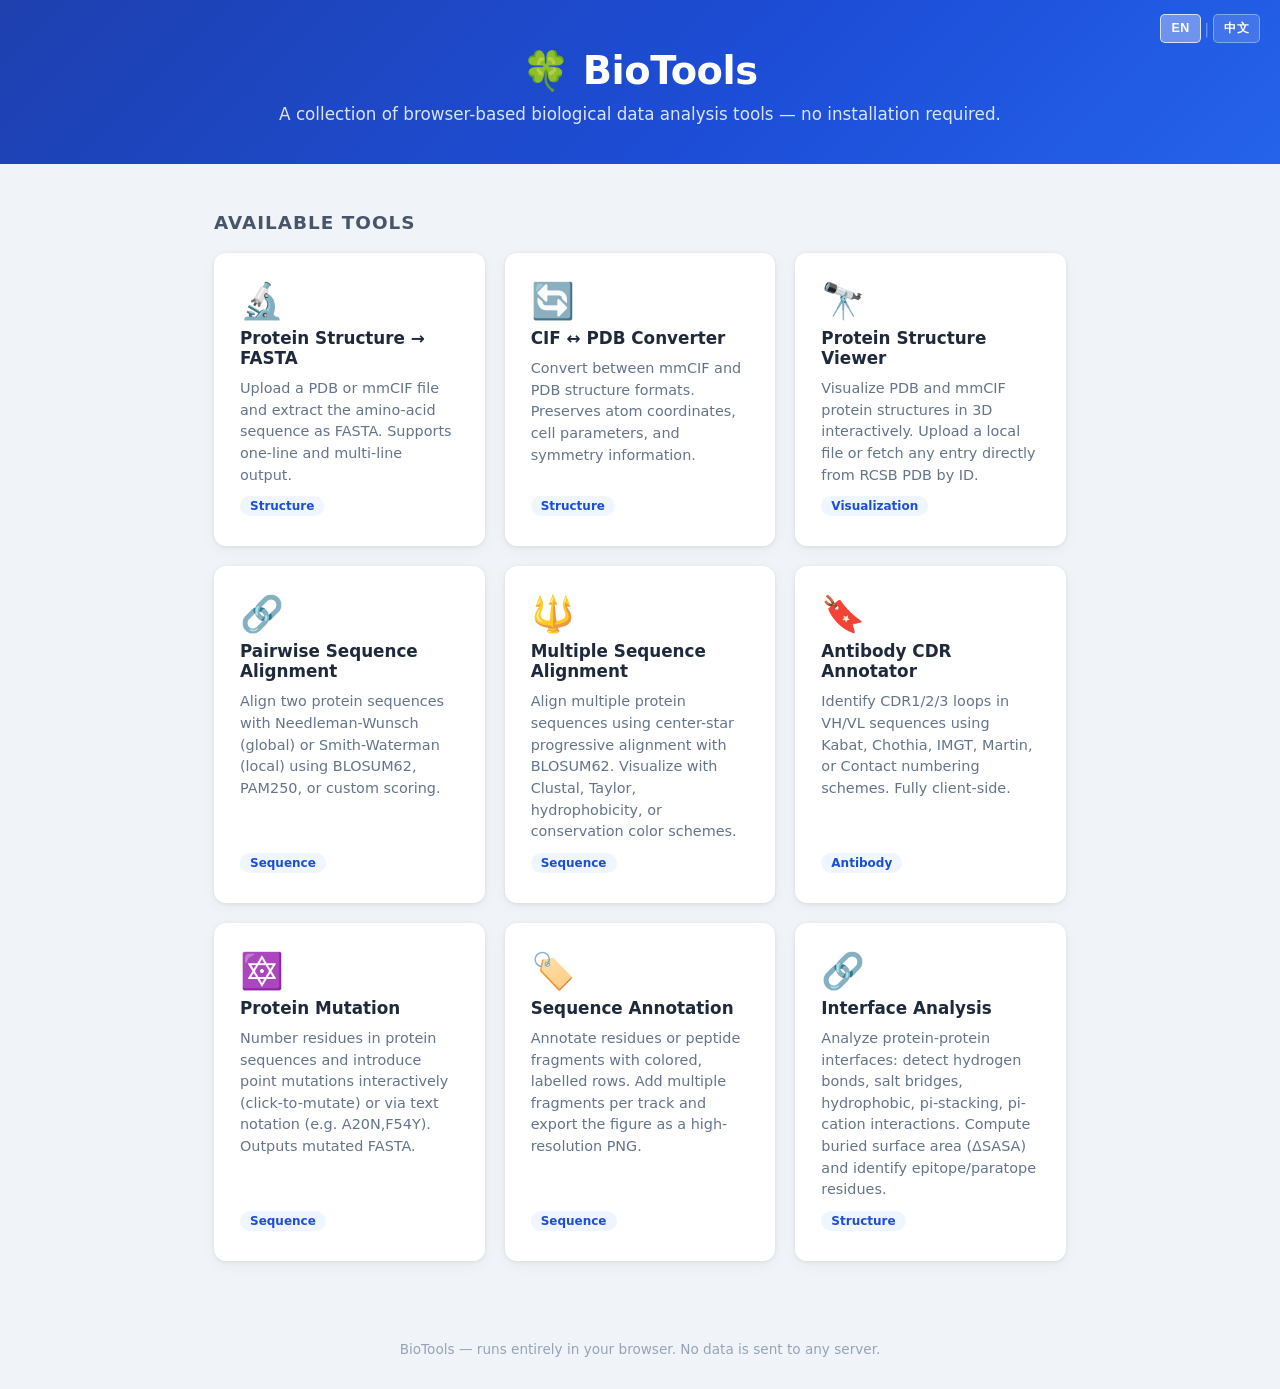
<file: index.html>
<!DOCTYPE html>
<html lang="en">
<head>
  <meta charset="UTF-8" />
  <meta name="viewport" content="width=device-width, initial-scale=1.0" />
  <title data-i18n="page.index">BioTools — Biological Data Analysis Tools</title>
  <style>
    *, *::before, *::after { box-sizing: border-box; margin: 0; padding: 0; }

    body {
      font-family: 'Segoe UI', system-ui, -apple-system, sans-serif;
      background: #f0f4f8;
      color: #1e293b;
      min-height: 100vh;
    }

    header {
      background: linear-gradient(135deg, #1e40af 0%, #1d4ed8 60%, #2563eb 100%);
      color: #fff;
      padding: 48px 24px 40px;
      text-align: center;
    }
    header h1 {
      font-size: 2.4rem;
      font-weight: 700;
      letter-spacing: -0.5px;
    }
    header p {
      margin-top: 10px;
      font-size: 1.05rem;
      opacity: 0.85;
    }

    main {
      max-width: 900px;
      margin: 48px auto;
      padding: 0 24px;
    }

    .section-title {
      font-size: 1.15rem;
      font-weight: 600;
      color: #475569;
      text-transform: uppercase;
      letter-spacing: 1px;
      margin-bottom: 20px;
    }

    .tools-grid {
      display: grid;
      grid-template-columns: repeat(auto-fill, minmax(260px, 1fr));
      gap: 20px;
    }

    .tool-card {
      background: #fff;
      border-radius: 12px;
      padding: 28px 24px;
      box-shadow: 0 1px 4px rgba(0,0,0,.08), 0 4px 16px rgba(0,0,0,.04);
      text-decoration: none;
      color: inherit;
      display: flex;
      flex-direction: column;
      gap: 10px;
      border: 2px solid transparent;
      transition: border-color 0.2s, box-shadow 0.2s, transform 0.15s;
    }
    .tool-card:hover {
      border-color: #2563eb;
      box-shadow: 0 4px 20px rgba(37,99,235,.15);
      transform: translateY(-2px);
    }

    .tool-icon {
      font-size: 2.2rem;
      line-height: 1;
    }

    .tool-card h2 {
      font-size: 1.05rem;
      font-weight: 600;
      color: #1e293b;
    }

    .tool-card p {
      font-size: 0.9rem;
      color: #64748b;
      line-height: 1.5;
    }

    .tool-tag {
      display: inline-block;
      background: #eff6ff;
      color: #1d4ed8;
      font-size: 0.75rem;
      font-weight: 600;
      padding: 3px 10px;
      border-radius: 999px;
      margin-top: auto;
      align-self: flex-start;
    }

    footer {
      text-align: center;
      padding: 32px 16px;
      color: #94a3b8;
      font-size: 0.85rem;
    }
  </style>
</head>
<body>

  <header>
    <h1>🍀 BioTools</h1>
    <p data-i18n="index.subtitle">A collection of browser-based biological data analysis tools — no installation required.</p>
  </header>

  <main>
    <p class="section-title" data-i18n="index.section">Available Tools</p>
    <div class="tools-grid">

      <a class="tool-card" href="protein-to-fasta/index.html">
        <div class="tool-icon">🔬</div>
        <h2 data-i18n="card.p2f.name">Protein Structure → FASTA</h2>
        <p data-i18n="card.p2f.desc">Upload a PDB or mmCIF file and extract the amino-acid sequence as FASTA. Supports one-line and multi-line output.</p>
        <span class="tool-tag" data-i18n="card.p2f.tag">Structure</span>
      </a>

      <a class="tool-card" href="cif-pdb-converter/index.html">
        <div class="tool-icon">🔄</div>
        <h2 data-i18n="card.cifpdb.name">CIF ↔ PDB Converter</h2>
        <p data-i18n="card.cifpdb.desc">Convert between mmCIF and PDB structure formats. Preserves atom coordinates, cell parameters, and symmetry information.</p>
        <span class="tool-tag" data-i18n="card.cifpdb.tag">Structure</span>
      </a>

      <a class="tool-card" href="protein-viewer/index.html">
        <div class="tool-icon">🔭</div>
        <h2 data-i18n="card.viewer.name">Protein Structure Viewer</h2>
        <p data-i18n="card.viewer.desc">Visualize PDB and mmCIF protein structures in 3D interactively. Upload a local file or fetch any entry directly from RCSB PDB by ID.</p>
        <span class="tool-tag" data-i18n="card.viewer.tag">Visualization</span>
      </a>

      <a class="tool-card" href="sequence-alignment/index.html">
        <div class="tool-icon">🔗</div>
        <h2 data-i18n="card.align.name">Pairwise Sequence Alignment</h2>
        <p data-i18n="card.align.desc">Align two protein sequences with Needleman-Wunsch (global) or Smith-Waterman (local) using BLOSUM62, PAM250, or custom scoring.</p>
        <span class="tool-tag" data-i18n="card.align.tag">Sequence</span>
      </a>

      <a class="tool-card" href="msa-viewer/index.html">
        <div class="tool-icon">🔱</div>
        <h2 data-i18n="card.msa.name">Multiple Sequence Alignment</h2>
        <p data-i18n="card.msa.desc">Align multiple protein sequences using center-star progressive alignment with BLOSUM62. Visualize with Clustal, Taylor, hydrophobicity, or conservation color schemes.</p>
        <span class="tool-tag" data-i18n="card.msa.tag">Sequence</span>
      </a>

      <a class="tool-card" href="antibody-cdr/index.html">
        <div class="tool-icon">🔖</div>
        <h2 data-i18n="card.cdr.name">Antibody CDR Annotator</h2>
        <p data-i18n="card.cdr.desc">Identify CDR1/2/3 loops in VH/VL sequences using Kabat, Chothia, IMGT, Martin, or Contact numbering schemes. Fully client-side.</p>
        <span class="tool-tag" data-i18n="card.cdr.tag">Antibody</span>
      </a>

      <a class="tool-card" href="protein-mutation/index.html">
        <div class="tool-icon">🔯</div>
        <h2 data-i18n="card.mut.name">Protein Mutation</h2>
        <p data-i18n="card.mut.desc">Number residues in protein sequences and introduce point mutations interactively (click-to-mutate) or via text notation (e.g. A20N,F54Y). Outputs mutated FASTA.</p>
        <span class="tool-tag" data-i18n="card.mut.tag">Sequence</span>
      </a>

      <a class="tool-card" href="sequence-annotation/index.html">
        <div class="tool-icon">🏷️</div>
        <h2 data-i18n="card.anno.name">Sequence Annotation</h2>
        <p data-i18n="card.anno.desc">Annotate residues or peptide fragments with colored, labelled rows. Add multiple fragments per track and export the figure as a high-resolution PNG.</p>
        <span class="tool-tag" data-i18n="card.anno.tag">Sequence</span>
      </a>

      <a class="tool-card" href="interface-analysis/index.html">
        <div class="tool-icon">🔗</div>
        <h2 data-i18n="card.iface.name">Interface Analysis</h2>
        <p data-i18n="card.iface.desc">Analyze protein-protein interfaces: detect hydrogen bonds, salt bridges, hydrophobic, pi-stacking, pi-cation interactions. Compute buried surface area (ΔSASA) and identify epitope/paratope residues.</p>
        <span class="tool-tag" data-i18n="card.iface.tag">Structure</span>
      </a>

    </div>
  </main>

  <footer data-i18n="index.footer">BioTools — runs entirely in your browser. No data is sent to any server.</footer>

  <script src="i18n.js"></script>
</body>
</html>
</file>
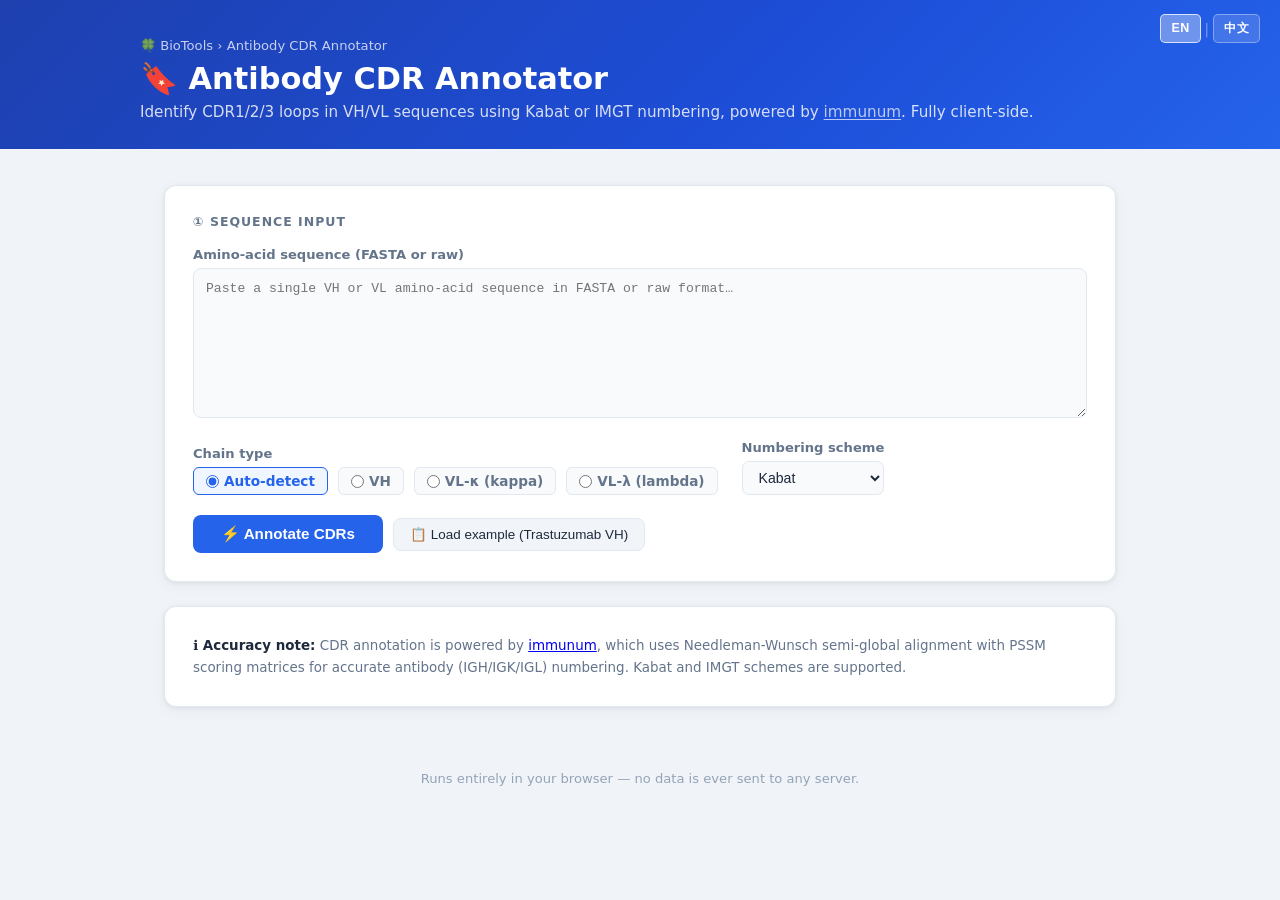
<file: antibody-cdr/index.html>
<!DOCTYPE html>
<html lang="en">
<head>
  <meta charset="UTF-8" />
  <meta name="viewport" content="width=device-width, initial-scale=1.0" />
  <title data-i18n="page.cdr">Antibody CDR Annotator | BioTools</title>
  <script src="immunum-browser.js"></script>
  <link rel="stylesheet" href="cdr.css">
</head>
<body>

<header>
  <div class="header-inner">
    <p class="breadcrumb"><a href="../index.html">🍀 BioTools</a> › <span data-i18n="nav.cdr">Antibody CDR Annotator</span></p>
    <h1 data-i18n="cdr.h1">🔖 Antibody CDR Annotator</h1>
    <p data-i18n="cdr.subtitle">Identify CDR1/2/3 loops in VH/VL sequences using Kabat or IMGT numbering, powered by <a href="https://immunum.enpicom.com" target="_blank" rel="noopener" class="header-link">immunum</a>. Fully client-side.</p>
  </div>
</header>

<main>

  <!-- ① Input -->
  <div class="card">
    <p class="card-title" data-i18n="cdr.step1">① Sequence Input</p>
    <label class="field-label" for="seq-input" data-i18n="cdr.seq-label">Amino-acid sequence (FASTA or raw)</label>
    <textarea id="seq-input" spellcheck="false"
      data-i18n-placeholder="cdr.seq-ph"
      placeholder="Paste a single VH or VL amino-acid sequence in FASTA or raw format…"></textarea>

    <div class="options-row">
      <div class="opt-group">
        <label data-i18n="cdr.chain">Chain type</label>
        <div class="radio-row">
          <label><input type="radio" name="chain" value="auto" checked /> <span data-i18n="cdr.auto">Auto-detect</span></label>
          <label><input type="radio" name="chain" value="VH" /> VH</label>
          <label><input type="radio" name="chain" value="VK" /> VL-κ (kappa)</label>
          <label><input type="radio" name="chain" value="VL" /> VL-λ (lambda)</label>
        </div>
      </div>
      <div class="opt-group">
        <label for="scheme-select" data-i18n="cdr.scheme">Numbering scheme</label>
        <select id="scheme-select" class="scheme-select">
          <option value="Kabat">Kabat</option>
          <option value="IMGT">IMGT</option>
        </select>
      </div>
    </div>

    <div class="btn-row">
      <button id="run-btn" onclick="runAnnotation()" disabled>⏳ Loading…</button>
      <button class="btn-secondary" onclick="loadExample()" data-i18n="cdr.load-ex">📋 Load example (Trastuzumab VH)</button>
    </div>
  </div>

  <!-- Error -->
  <div id="error-box"></div>

  <!-- ② Results -->
  <div class="card" id="results-section">
    <div class="results-header">
      <p class="card-title" data-i18n="cdr.step2">② Annotation Results</p>
      <div class="action-btns">
        <button class="action-btn copy" onclick="copyFASTA()" data-i18n="cdr.copy-fasta">⧉ Copy CDRs (FASTA)</button>
        <button class="action-btn download" onclick="downloadTSV()" data-i18n="cdr.dl-tsv">⬇ Download TSV</button>
      </div>
    </div>

    <div id="warning-area"></div>
    <div class="info-bar" id="info-bar"></div>

    <div class="legend">
      <span class="legend-item"><span class="legend-swatch" style="background:var(--cdr1-bg);border-color:var(--cdr1-bd)"></span>CDR1</span>
      <span class="legend-item"><span class="legend-swatch" style="background:var(--cdr2-bg);border-color:var(--cdr2-bd)"></span>CDR2</span>
      <span class="legend-item"><span class="legend-swatch" style="background:var(--cdr3-bg);border-color:var(--cdr3-bd)"></span>CDR3</span>
      <span class="legend-item"><span class="legend-swatch" style="background:var(--fr-bg)"></span><span data-i18n="cdr.framework">Framework</span></span>
    </div>

    <div class="tab-bar">
      <button class="tab-btn active" onclick="showTab('annotated', this)" data-i18n="cdr.tab.annotated">Annotated Sequence</button>
      <button class="tab-btn" onclick="showTab('cdr-table', this)" data-i18n="cdr.tab.table">CDR Table</button>
      <button class="tab-btn" onclick="showTab('numbered', this)" data-i18n="cdr.tab.numbered">Numbered Alignment</button>
    </div>

    <div class="tab-panel active" id="tab-annotated">
      <div id="seq-display"></div>
    </div>

    <div class="tab-panel" id="tab-cdr-table">
      <table class="cdr-table" id="cdr-table"></table>
    </div>

    <div class="tab-panel" id="tab-numbered">
      <div id="num-display"></div>
    </div>
  </div>

  <div class="card" style="font-size:0.84rem; color:var(--slate); line-height:1.6" data-i18n="cdr.accuracy">
    <strong style="color:var(--text)">ℹ️ Accuracy note:</strong>
    CDR annotation is powered by <a href="https://immunum.enpicom.com" target="_blank" rel="noopener">immunum</a>,
    which uses Needleman-Wunsch semi-global alignment with PSSM scoring matrices for accurate antibody (IGH/IGK/IGL)
    numbering. Kabat and IMGT schemes are supported.
  </div>

</main>

<footer data-i18n="cdr.footer">Runs entirely in your browser — no data is ever sent to any server.</footer>

<script src="../i18n.js"></script>
<script src="cdr.js"></script>

</body>
</html>
</file>
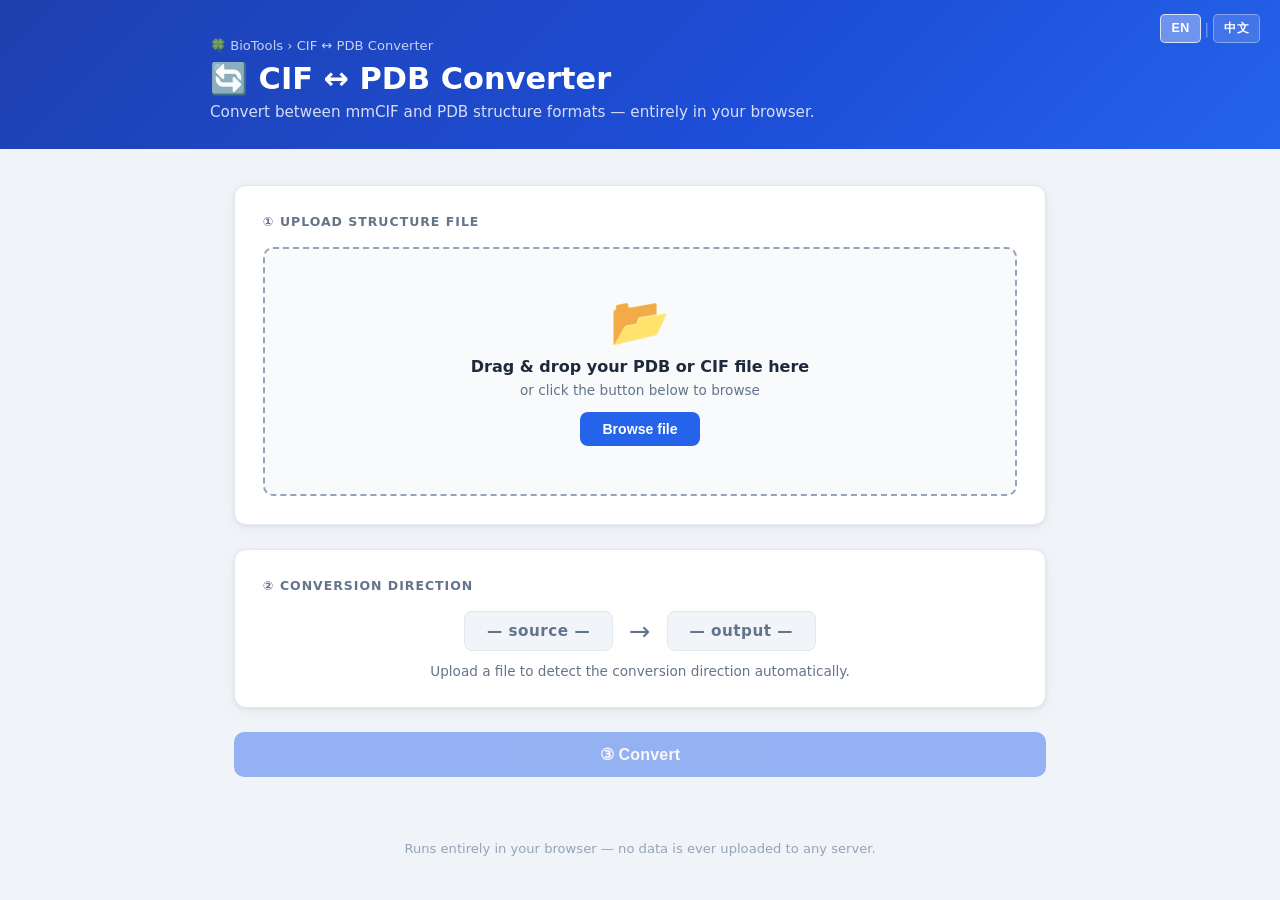
<file: cif-pdb-converter/index.html>
<!DOCTYPE html>
<html lang="en">
<head>
  <meta charset="UTF-8" />
  <meta name="viewport" content="width=device-width, initial-scale=1.0" />
  <title data-i18n="page.cifpdb">CIF ↔ PDB Converter | BioTools</title>
  <link rel="stylesheet" href="converter.css">
</head>
<body>

  <header>
    <div class="header-inner">
      <p class="breadcrumb"><a href="../index.html">🍀 BioTools</a> › <span data-i18n="nav.cifpdb">CIF ↔ PDB Converter</span></p>
      <h1 data-i18n="cifpdb.h1">🔄 CIF ↔ PDB Converter</h1>
      <p data-i18n="cifpdb.subtitle">Convert between mmCIF and PDB structure formats — entirely in your browser.</p>
    </div>
  </header>

  <main>

    <!-- ① Upload -->
    <div class="card">
      <p class="card-title" data-i18n="cifpdb.step1">① Upload Structure File</p>
      <div id="drop-zone">
        <div class="dz-icon">📂</div>
        <p class="dz-primary" data-i18n="cifpdb.dz.primary">Drag &amp; drop your PDB or CIF file here</p>
        <p class="dz-secondary" data-i18n="common.dz.secondary">or click the button below to browse</p>
        <p class="dz-file-name" id="file-name-display"></p>
        <button class="upload-btn" onclick="document.getElementById('file-input').click()" data-i18n="common.browse">Browse file</button>
        <input type="file" id="file-input" accept=".pdb,.cif,.ent,.mmcif" />
      </div>
    </div>

    <!-- ② Direction -->
    <div class="card">
      <p class="card-title" data-i18n="cifpdb.step2">② Conversion Direction</p>
      <div class="direction-row">
        <span class="fmt-badge unknown" id="src-badge">— source —</span>
        <span class="arrow-icon">→</span>
        <span class="fmt-badge unknown" id="dst-badge">— output —</span>
      </div>
      <p class="direction-note" id="direction-note" data-i18n="cifpdb.dir-note">Upload a file to detect the conversion direction automatically.</p>
    </div>

    <!-- Error -->
    <div id="error-box"></div>

    <!-- ③ Convert -->
    <button id="convert-btn" disabled onclick="convert()" data-i18n="cifpdb.convert">③ Convert</button>

    <!-- ④ Output -->
    <div class="card" id="output-section">
      <div class="output-header">
        <p class="card-title" data-i18n="cifpdb.step4">④ Converted Output</p>
        <div class="output-actions">
          <button class="action-btn copy" onclick="copyOutput()" data-i18n="common.copy">⧉ Copy</button>
          <button class="action-btn download" id="download-btn" onclick="downloadOutput()" data-i18n="common.download">⬇ Download</button>
        </div>
      </div>
      <div id="output-stats"></div>
      <textarea id="converted-output" readonly spellcheck="false"></textarea>
    </div>

  </main>

  <footer data-i18n="common.footer">Runs entirely in your browser — no data is ever uploaded to any server.</footer>

  <script src="../i18n.js"></script>
  <script src="converter.js"></script>

</body>
</html>
</file>
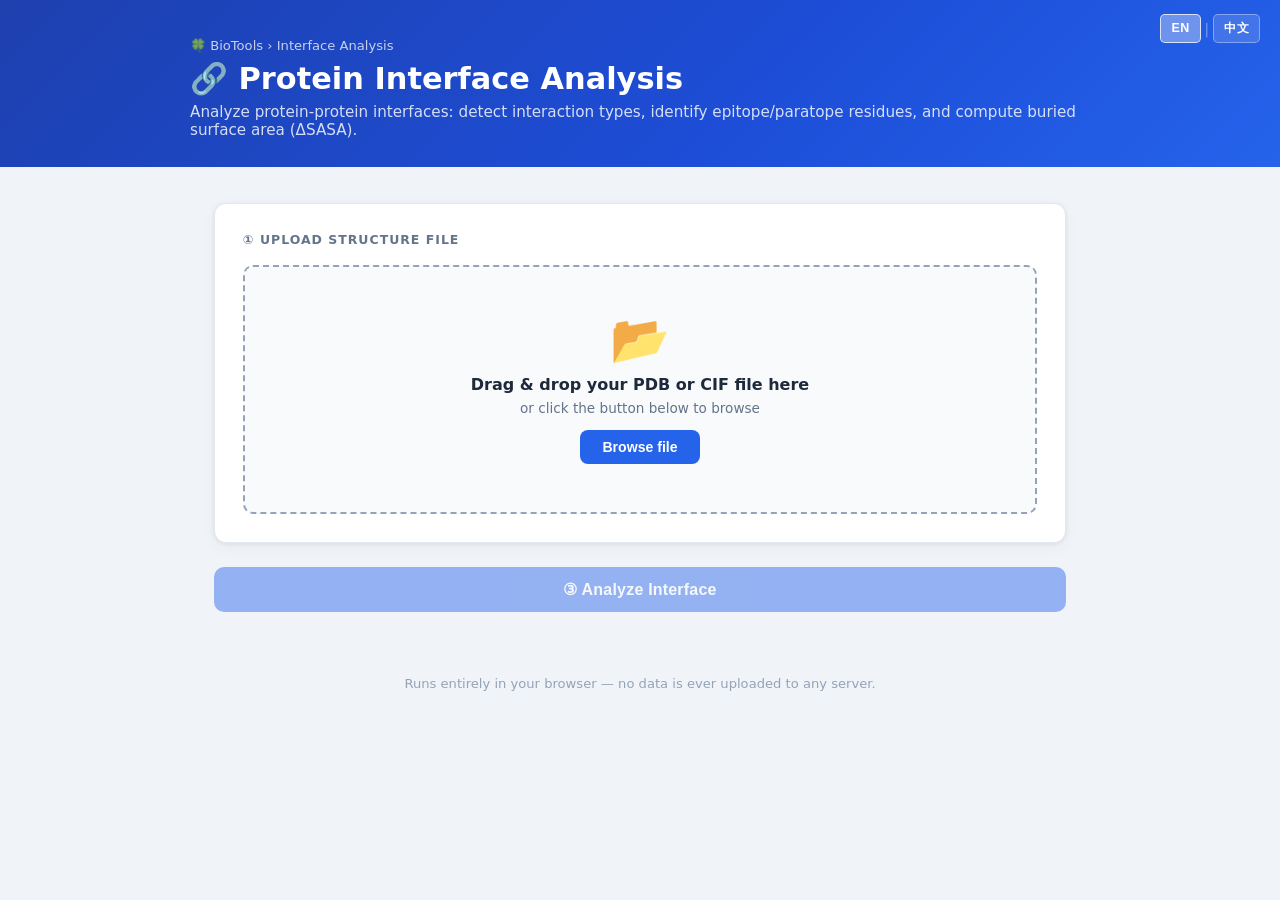
<file: interface-analysis/index.html>
<!DOCTYPE html>
<html lang="en">
<head>
  <meta charset="UTF-8" />
  <meta name="viewport" content="width=device-width, initial-scale=1.0" />
  <title data-i18n="page.iface">Interface Analysis | BioTools</title>
  <link rel="stylesheet" href="interface.css">
</head>
<body>

  <header>
    <div class="header-inner">
      <p class="breadcrumb"><a href="../index.html">🍀 BioTools</a> › <span data-i18n="nav.iface">Interface Analysis</span></p>
      <h1 data-i18n="iface.h1">🔗 Protein Interface Analysis</h1>
      <p data-i18n="iface.subtitle">Analyze protein-protein interfaces: detect interaction types, identify epitope/paratope residues, and compute buried surface area (ΔSASA).</p>
    </div>
  </header>

  <main>

    <!-- ① Upload -->
    <div class="card">
      <p class="card-title" data-i18n="iface.step1">① Upload Structure File</p>

      <div id="drop-zone">
        <div class="dz-icon">📂</div>
        <p class="dz-primary" data-i18n="common.dz.primary">Drag &amp; drop your PDB or CIF file here</p>
        <p class="dz-secondary" data-i18n="common.dz.secondary">or click the button below to browse</p>
        <p class="dz-file-name" id="file-name-display"></p>
        <button class="upload-btn" onclick="document.getElementById('file-input').click()" data-i18n="common.browse">Browse file</button>
        <input type="file" id="file-input" accept=".pdb,.cif,.ent,.mmcif" />
      </div>
    </div>

    <!-- ② Options -->
    <div class="card" id="options-card">
      <p class="card-title" data-i18n="iface.step2">② Interface Options</p>

      <p class="option-subtitle" data-i18n="iface.chains-detected">Chains detected</p>
      <div class="chain-list" id="chain-selector"></div>

      <p class="option-subtitle" data-i18n="iface.define">Interface definition</p>
      <div class="iface-input-row">
        <input type="text" class="iface-input" id="interface-def"
          placeholder="e.g. A-B or A,B-C" value=""
          data-i18n-placeholder="iface.placeholder" />
      </div>
      <p class="iface-hint" data-i18n="iface.hint">Define which chains form the interface. Use "-" or "/" to separate the two sides, and "," for multiple chains on one side. Examples: <code>A-B</code>, <code>HL-A</code>, <code>A,B-C</code></p>

      <p class="option-subtitle" data-i18n="iface.threshold">Distance threshold (Å)</p>
      <div class="threshold-wrap">
        <input type="range" id="threshold-input" min="2.5" max="8.0" step="0.1" value="5.0" />
        <span class="thr-val" id="threshold-val">5.0</span>
      </div>
      <p class="iface-hint" data-i18n="iface.threshold.hint">Any two residue pair with closest heavy-atom distance ≤ this value is considered a contact. Typical values: 4.0–6.0 Å.</p>
    </div>

    <!-- Error -->
    <div id="error-box"></div>

    <!-- ③ Analyze -->
    <button id="analyze-btn" disabled onclick="analyze()" data-i18n="iface.analyze">③ Analyze Interface</button>

    <!-- ④ Output -->
    <div class="card" id="output-section">
      <div class="output-header">
        <p class="card-title" data-i18n="iface.step4">④ Analysis Results</p>
        <div class="output-actions">
          <button class="action-btn tsv" onclick="exportTSV()" data-i18n="iface.dl-tsv">⬇ Download TSV</button>
          <button class="action-btn csv" onclick="exportCSV()" data-i18n="iface.dl-csv">⬇ Download CSV</button>
        </div>
      </div>

      <div class="tabs">
        <button class="tab-btn active" data-tab="summary" onclick="switchTab('summary')" data-i18n="iface.tab.summary">Summary</button>
        <button class="tab-btn" data-tab="table" onclick="switchTab('table')" data-i18n="iface.tab.table">Contact Table</button>
        <button class="tab-btn" data-tab="epitope" onclick="switchTab('epitope')" data-i18n="iface.tab.epitope">Epitope / Paratope</button>
      </div>

      <!-- Summary Tab -->
      <div class="tab-panel active" id="tab-summary">
        <div id="summary-content"></div>
      </div>

      <!-- Table Tab -->
      <div class="tab-panel" id="tab-table">
        <div id="table-content"></div>
      </div>

      <!-- Epitope/Paratope Tab -->
      <div class="tab-panel" id="tab-epitope">
        <div class="epitope-section">
          <div class="residue-section">
            <p class="res-section-label" id="paratope-chain-label">Paratope</p>
            <div id="paratope-content"></div>
          </div>
          <div class="residue-section">
            <p class="res-section-label" id="epitope-chain-label">Epitope</p>
            <div id="epitope-content"></div>
          </div>
        </div>
      </div>

    </div>

  </main>

  <footer data-i18n="common.footer">Runs entirely in your browser — no data is ever uploaded to any server.</footer>

  <script src="../i18n.js"></script>
  <script src="interface.js"></script>

</body>
</html>
</file>
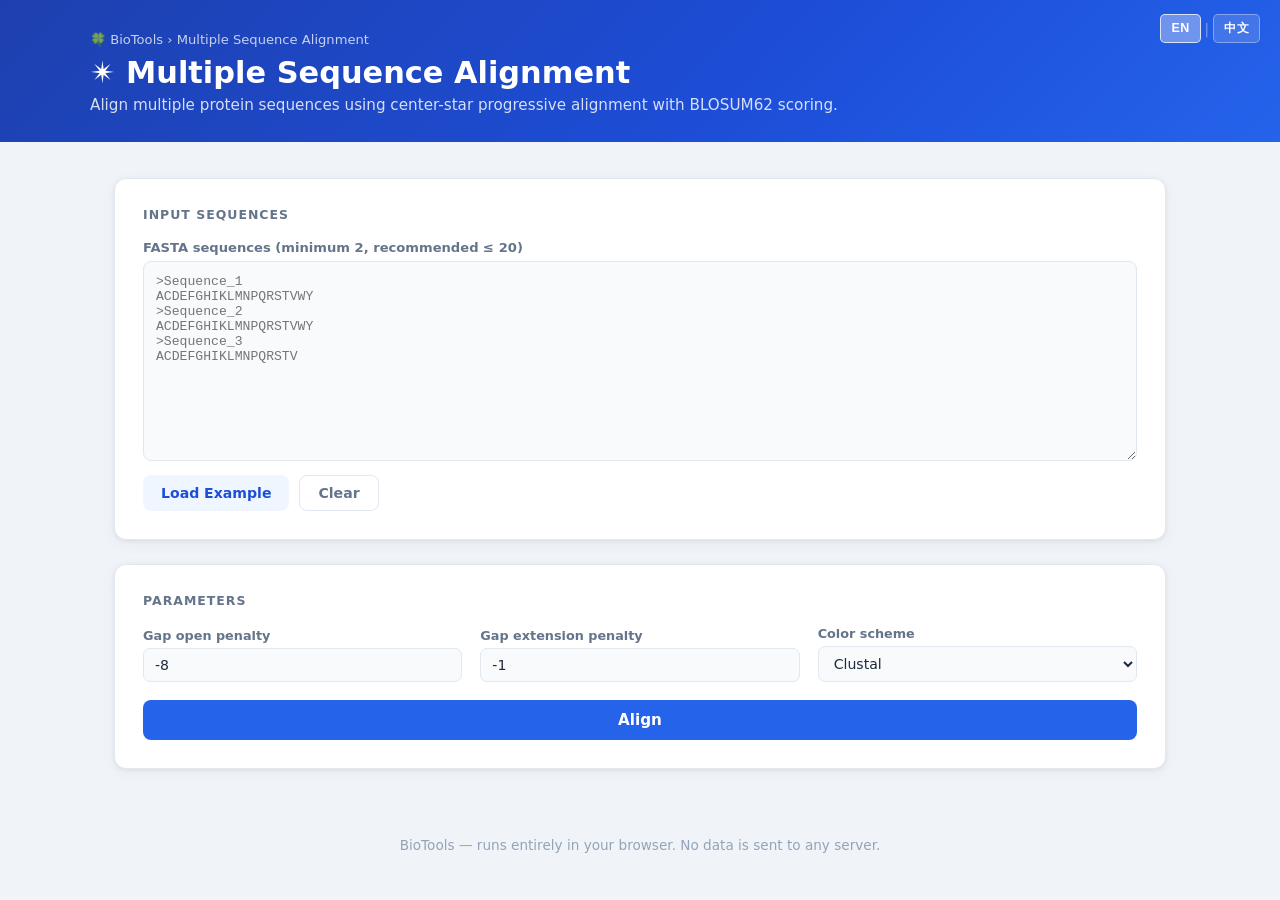
<file: msa-viewer/index.html>
<!DOCTYPE html>
<html lang="en">
<head>
  <meta charset="UTF-8" />
  <meta name="viewport" content="width=device-width, initial-scale=1.0" />
  <title data-i18n="page.msa">Multiple Sequence Alignment | BioTools</title>
  <link rel="stylesheet" href="msaviewer.css">

</head>
<body>

<header>
  <div class="header-inner">
    <div class="breadcrumb">
      <a href="../index.html">🍀 BioTools</a> › <span data-i18n="nav.msa">Multiple Sequence Alignment</span>
    </div>
    <h1 data-i18n="msa.h1">🔱 Multiple Sequence Alignment</h1>
    <p data-i18n="msa.subtitle">Align multiple protein sequences using center-star progressive alignment with BLOSUM62 scoring.</p>
  </div>
</header>

<main>

  <!-- ── Input card ──────────────────────────────────────── -->
  <div class="card">
    <div class="card-title" data-i18n="msa.input">Input Sequences</div>

    <label class="fasta-label" for="fasta-input" data-i18n="msa.fasta-label">FASTA sequences (minimum 2, recommended ≤ 20)</label>
    <textarea id="fasta-input" spellcheck="false" data-i18n-placeholder="msa.fasta-ph" placeholder=">Sequence_1&#10;ACDEFGHIKLMNPQRSTVWY&#10;>Sequence_2&#10;ACDEFGHIKLMNPQRSTVWY&#10;>Sequence_3&#10;ACDEFGHIKLMNPQRSTV"></textarea>

    <div class="input-actions">
      <button class="btn btn-secondary" id="example-btn" data-i18n="msa.example">Load Example</button>
      <button class="btn btn-ghost" id="clear-btn" data-i18n="msa.clear">Clear</button>
    </div>

    <div id="error-box" class="alert alert-error" style="margin-top:12px;"></div>
    <div id="warn-box"  class="alert alert-warn"  style="margin-top:12px;"></div>
  </div>

  <!-- ── Parameters card ────────────────────────────────── -->
  <div class="card">
    <div class="card-title" data-i18n="msa.params">Parameters</div>
    <div class="params-grid">
      <div class="param-group">
        <label for="gap-open" data-i18n="msa.gap-open">Gap open penalty</label>
        <input type="number" id="gap-open" value="-8" min="-50" max="0" step="1" />
      </div>
      <div class="param-group">
        <label for="gap-extend" data-i18n="msa.gap-ext">Gap extension penalty</label>
        <input type="number" id="gap-extend" value="-1" min="-10" max="0" step="0.5" />
      </div>
      <div class="param-group">
        <label for="color-scheme" data-i18n="msa.colorscheme">Color scheme</label>
        <select id="color-scheme">
          <option value="clustal"  selected>Clustal</option>
          <option value="taylor">Taylor</option>
          <option value="hydrophobicity">Hydrophobicity</option>
          <option value="conservation">Conservation</option>
          <option value="none" data-i18n="msa.color.none">None (monochrome)</option>
        </select>
      </div>
    </div>

    <div id="progress-wrap">
      <div class="progress-label" id="progress-label" data-i18n="msa.progress">Computing pairwise alignments…</div>
      <div class="progress-bar-bg"><div class="progress-bar-fill" id="progress-bar"></div></div>
    </div>

    <div style="margin-top:18px;">
      <button class="btn btn-primary btn-align" id="align-btn" data-i18n="msa.align">Align</button>
    </div>
  </div>

  <!-- ── Results card ───────────────────────────────────── -->
  <div class="card" id="results-card">
    <div class="card-title" data-i18n="msa.results">Alignment Results</div>

    <div class="info-bar" id="info-bar"></div>

    <div class="result-actions">
      <button class="btn btn-secondary" id="download-btn" data-i18n="msa.download">⬇ Download FASTA</button>
      <button class="btn btn-ghost"     id="copy-btn" data-i18n="msa.copy">⎘ Copy</button>
    </div>

    <div class="msa-wrapper">
      <table class="msa-table" id="msa-table"></table>
    </div>
  </div>

</main>

<footer style="text-align:center;padding:32px 16px;color:#94a3b8;font-size:0.85rem;" data-i18n="common.footer.branded">
  BioTools — runs entirely in your browser. No data is sent to any server.
</footer>

<script src="../i18n.js"></script>
<script  src="msaviewer.js"></script>
</body>
</html>
</file>
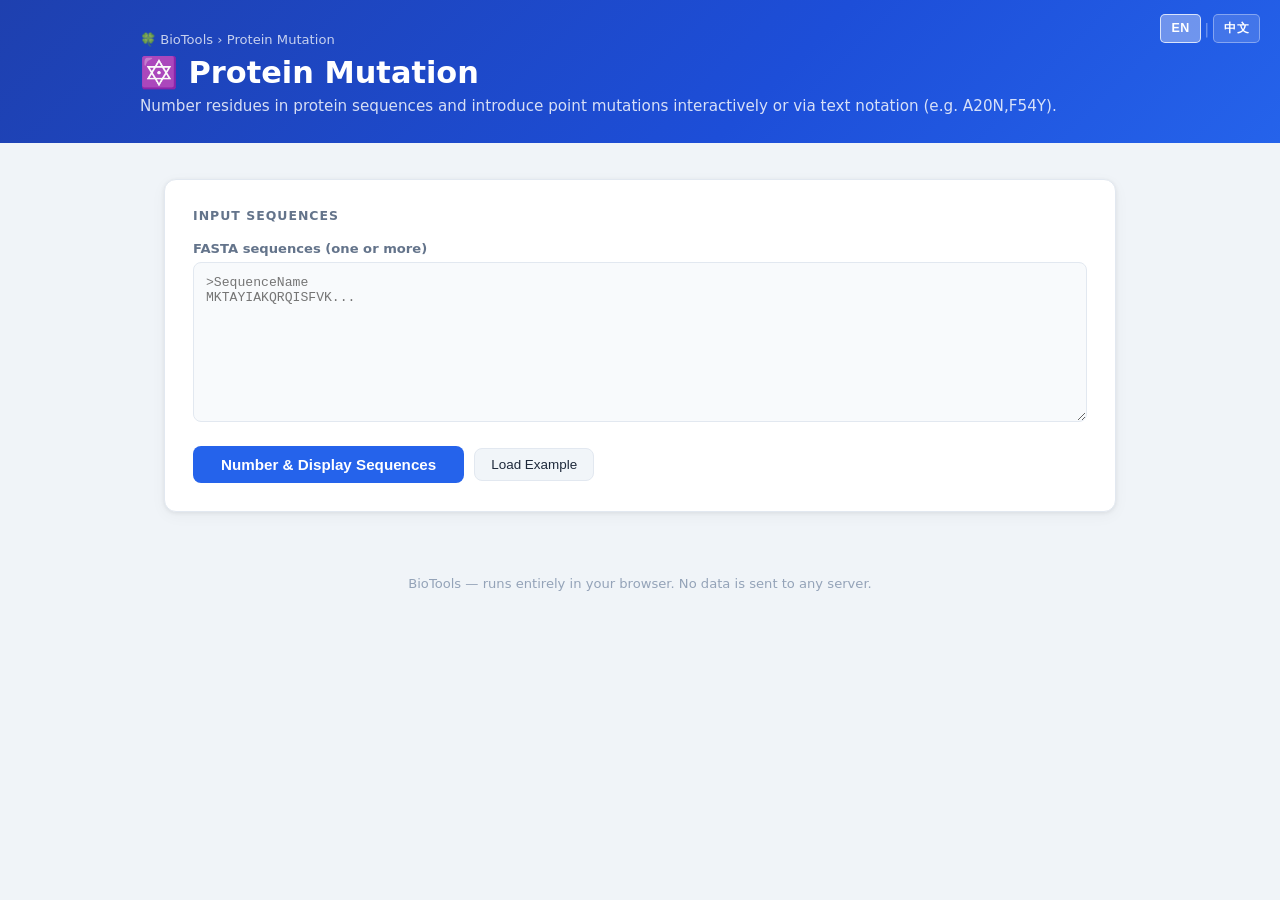
<file: protein-mutation/index.html>
<!DOCTYPE html>
<html lang="en">
<head>
  <meta charset="UTF-8" />
  <meta name="viewport" content="width=device-width, initial-scale=1.0" />
  <title data-i18n="page.mut">Protein Mutation | BioTools</title>
  <link rel="stylesheet" href="mutation.css">
</head>
<body>

<header>
  <div class="header-inner">
    <div class="breadcrumb"><a href="../index.html">🍀 BioTools</a> › <span data-i18n="nav.mut">Protein Mutation</span></div>
    <h1 data-i18n="mut.h1">🔯 Protein Mutation</h1>
    <p data-i18n="mut.subtitle">Number residues in protein sequences and introduce point mutations interactively or via text notation (e.g. A20N,F54Y).</p>
  </div>
</header>

<main>

  <!-- ── Input card ──────────────────────────────────────── -->
  <div class="card">
    <div class="card-title" data-i18n="mut.input">Input Sequences</div>
    <label class="field-label" for="seq-input" data-i18n="mut.seq-label">FASTA sequences (one or more)</label>
    <textarea id="seq-input" spellcheck="false" data-i18n-placeholder="mut.seq-ph" placeholder=">SequenceName&#10;MKTAYIAKQRQISFVK..."></textarea>
    <div class="btn-row">
      <button id="run-btn" data-i18n="mut.run">Number &amp; Display Sequences</button>
      <button class="btn-secondary" id="example-btn" data-i18n="mut.example">Load Example</button>
    </div>
  </div>

  <!-- ── Error ───────────────────────────────────────────── -->
  <div id="error-box"></div>

  <!-- ── Mutation editor card ────────────────────────────── -->
  <div class="card" id="editor-section" style="display:none">
    <div class="card-title" data-i18n="mut.editor">Mutation Editor</div>

    <div class="tab-bar">
      <button class="tab-btn active" data-tab="interactive" data-i18n="mut.tab.interactive">Interactive</button>
      <button class="tab-btn" data-tab="text" data-i18n="mut.tab.text">Text Notation</button>
    </div>

    <!-- Interactive tab -->
    <div class="tab-panel active" id="tab-interactive">
      <p style="font-size:0.86rem;color:var(--slate);margin-bottom:18px;" data-i18n="mut.interactive.hint">
        Click any residue to change it. Mutated residues are highlighted in amber.
      </p>
      <div id="seq-display"></div>
    </div>

    <!-- Text tab -->
    <div class="tab-panel" id="tab-text">
      <p style="font-size:0.86rem;color:var(--slate);margin-bottom:14px;" data-i18n="mut.text.hint">
        Enter mutations separated by commas. Each mutation uses the format <strong>OrigAA&thinsp;Position&thinsp;NewAA</strong> (e.g. <code>A20N,F54Y</code>). The original amino acid is optional but will be validated when provided.
      </p>
      <div class="text-mode-row">
        <div class="field-wrap">
          <label class="field-label" for="seq-select" data-i18n="mut.seq-select">Apply to sequence</label>
          <select id="seq-select" style="width:100%;padding:8px 11px;border:1px solid var(--border);border-radius:7px;font-size:0.88rem;background:#f8fafc;color:var(--text);outline:none;transition:border-color 0.2s;">
          </select>
        </div>
        <div class="field-wrap">
          <label class="field-label" for="mutation-text" data-i18n="mut.mutations">Mutations</label>
          <input id="mutation-text" type="text" data-i18n-placeholder="mut.mut-ph" placeholder="A20N,F54Y" spellcheck="false" />
          <div class="hint" data-i18n="mut.hint">Format: [OrigAA]Position[NewAA] — e.g. A20N or just 20N or A20N,F54Y</div>
        </div>
        <button id="apply-text-btn" data-i18n="mut.apply">Apply</button>
      </div>
    </div>

    <div class="btn-row" style="margin-top:24px;">
      <button class="action-btn reset" id="reset-btn" data-i18n="mut.reset">Reset All Mutations</button>
    </div>
  </div>

  <!-- ── Results card ────────────────────────────────────── -->
  <div class="card" id="results-section">
    <div class="results-header">
      <div class="card-title" data-i18n="mut.results">Mutated Sequences</div>
      <div class="action-btns">
        <button class="action-btn copy" id="copy-btn" data-i18n="mut.copy">Copy FASTA</button>
        <button class="action-btn download" id="download-btn" data-i18n="mut.download">Download FASTA</button>
      </div>
    </div>

    <div class="mut-summary" id="mut-summary"></div>

    <div id="fasta-output"></div>
  </div>

</main>

<footer data-i18n="common.footer.branded">BioTools — runs entirely in your browser. No data is sent to any server.</footer>

<!-- ── Residue popup ──────────────────────────────────────── -->
<div id="aa-popup">
  <div id="aa-popup-title"><span data-i18n="mut.popup.title">Mutate residue</span> <span id="popup-res-label"></span></div>
  <div class="aa-grid" id="aa-grid"></div>
  <button id="popup-close" data-i18n="mut.popup.cancel">Cancel</button>
</div>

<script src="../i18n.js"></script>
<script src="mutation.js"></script>
</body>
</html>
</file>
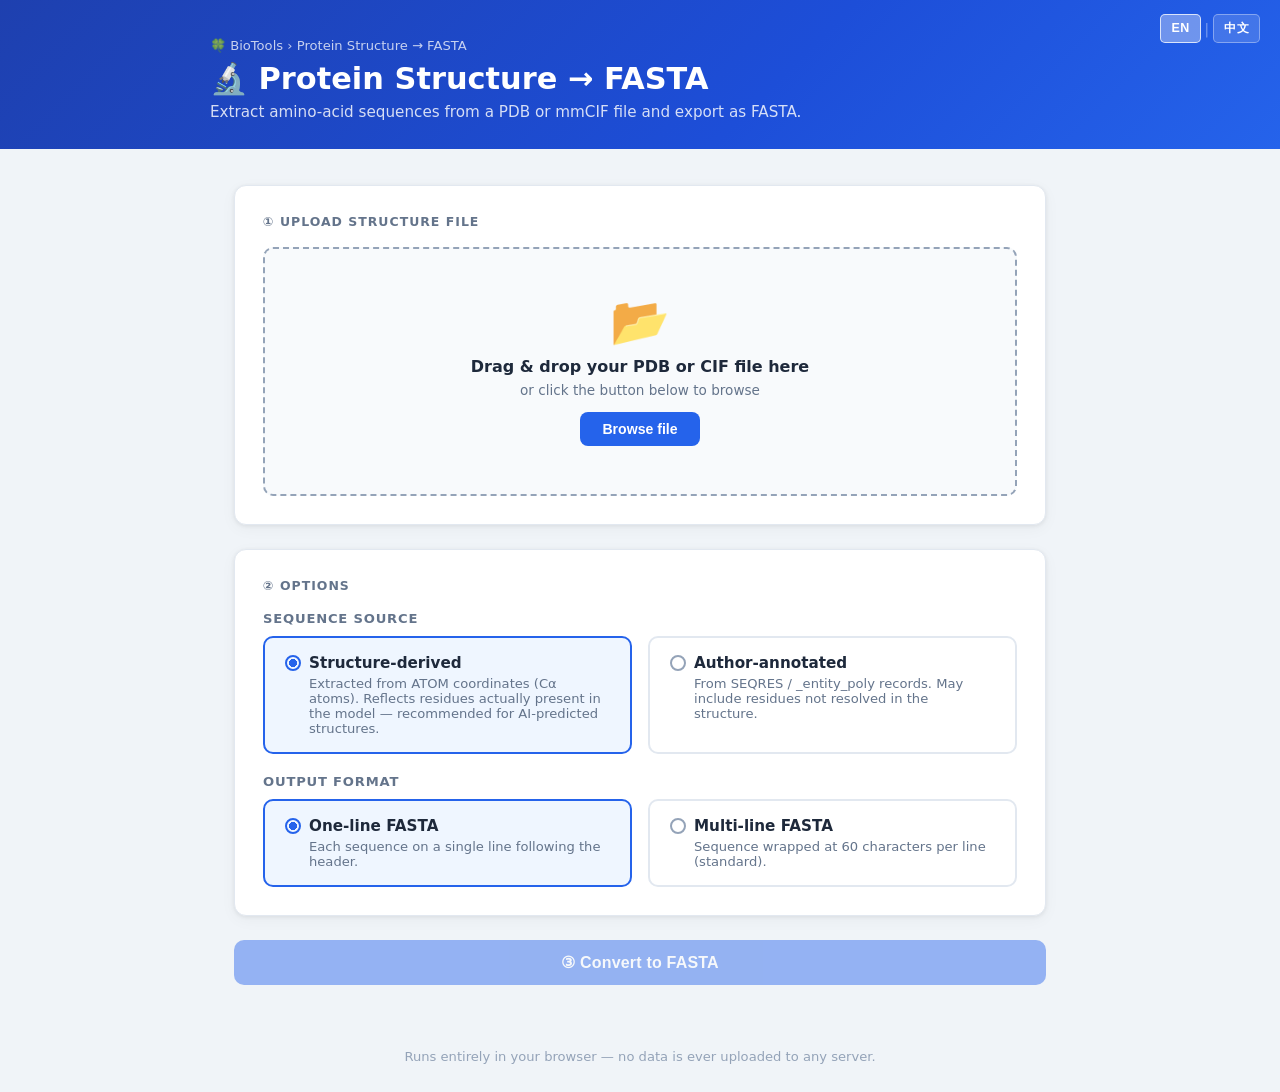
<file: protein-to-fasta/index.html>
<!DOCTYPE html>
<html lang="en">
<head>
  <meta charset="UTF-8" />
  <meta name="viewport" content="width=device-width, initial-scale=1.0" />
  <title data-i18n="page.p2f">Protein Structure → FASTA | BioTools</title>
  <link rel="stylesheet" href="struct2fasta.css">
</head>
<body>

  <header>
    <div class="header-inner">
      <p class="breadcrumb"><a href="../index.html">🍀 BioTools</a> › <span data-i18n="nav.p2f">Protein Structure → FASTA</span></p>
      <h1 data-i18n="p2f.h1">🔬 Protein Structure → FASTA</h1>
      <p data-i18n="p2f.subtitle">Extract amino-acid sequences from a PDB or mmCIF file and export as FASTA.</p>
    </div>
  </header>

  <main>

    <!-- ① Upload -->
    <div class="card">
      <p class="card-title" data-i18n="p2f.step1">① Upload Structure File</p>

      <div id="drop-zone">
        <div class="dz-icon">📂</div>
        <p class="dz-primary" data-i18n="common.dz.primary">Drag &amp; drop your PDB or CIF file here</p>
        <p class="dz-secondary" data-i18n="common.dz.secondary">or click the button below to browse</p>
        <p class="dz-file-name" id="file-name-display"></p>
        <button class="upload-btn" onclick="document.getElementById('file-input').click()" data-i18n="common.browse">Browse file</button>
        <input type="file" id="file-input" accept=".pdb,.cif,.ent" />
      </div>
    </div>

    <!-- ② Options -->
    <div class="card">
      <p class="card-title" data-i18n="p2f.step2">② Options</p>

      <p class="option-subtitle" data-i18n="p2f.seqsrc">Sequence source</p>
      <div class="options-row" style="margin-bottom:20px;">

        <label class="radio-card selected" id="lbl-structure" onclick="selectSeqSource('structure')">
          <input type="radio" name="src" value="structure" checked />
          <span class="radio-label" data-i18n="p2f.struct">Structure-derived</span>
          <p class="radio-desc" data-i18n="p2f.struct.desc">Extracted from ATOM coordinates (Cα atoms). Reflects residues actually present in the model — recommended for AI-predicted structures.</p>
        </label>

        <label class="radio-card" id="lbl-author" onclick="selectSeqSource('author')">
          <input type="radio" name="src" value="author" />
          <span class="radio-label" data-i18n="p2f.author">Author-annotated</span>
          <p class="radio-desc" data-i18n="p2f.author.desc">From SEQRES / _entity_poly records. May include residues not resolved in the structure.</p>
        </label>

      </div>

      <p class="option-subtitle" data-i18n="p2f.outfmt">Output format</p>
      <div class="options-row">

        <label class="radio-card selected" id="lbl-oneline" onclick="selectFormat('oneline')">
          <input type="radio" name="fmt" value="oneline" checked />
          <span class="radio-label" data-i18n="p2f.oneline">One-line FASTA</span>
          <p class="radio-desc" data-i18n="p2f.oneline.desc">Each sequence on a single line following the header.</p>
        </label>

        <label class="radio-card" id="lbl-multiline" onclick="selectFormat('multiline')">
          <input type="radio" name="fmt" value="multiline" />
          <span class="radio-label" data-i18n="p2f.multiline">Multi-line FASTA</span>
          <p class="radio-desc" data-i18n="p2f.multiline.desc">Sequence wrapped at 60 characters per line (standard).</p>
        </label>

      </div>
    </div>

    <!-- Error -->
    <div id="error-box"></div>

    <!-- ③ Convert -->
    <button id="convert-btn" disabled onclick="convert()" data-i18n="p2f.convert">③ Convert to FASTA</button>

    <!-- ④ Output -->
    <div class="card" id="output-section">
      <div class="output-header">
        <p class="card-title" data-i18n="p2f.step4">④ FASTA Output</p>
        <div class="output-actions">
          <button class="action-btn copy" onclick="copyOutput()" data-i18n="common.copy">⧉ Copy</button>
          <button class="action-btn download" onclick="downloadOutput()" data-i18n="p2f.dl-fasta">⬇ Download .fasta</button>
        </div>
      </div>

      <div id="output-stats"></div>
      <div class="chain-list" id="chain-list"></div>
      <textarea id="fasta-output" readonly spellcheck="false"></textarea>
    </div>

  </main>

  <footer data-i18n="common.footer">Runs entirely in your browser — no data is ever uploaded to any server.</footer>

  <script src="../i18n.js"></script>
  <script src="struct2fasta.js"></script>

</body>
</html>
</file>
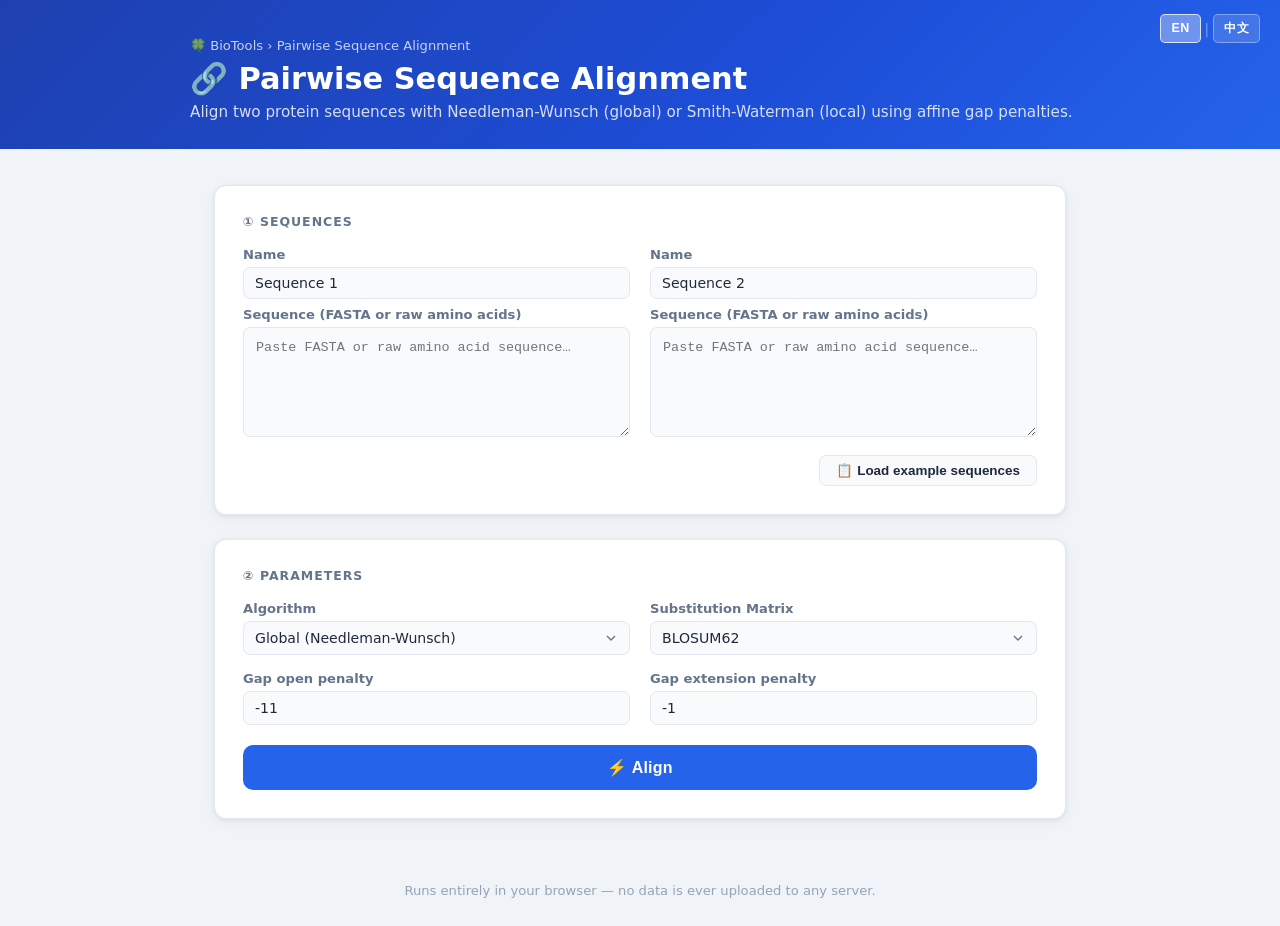
<file: sequence-alignment/index.html>
<!DOCTYPE html>
<html lang="en">
<head>
  <meta charset="UTF-8" />
  <meta name="viewport" content="width=device-width, initial-scale=1.0" />
  <title data-i18n="page.align">Pairwise Sequence Alignment | BioTools</title>
  <link rel="stylesheet" href="alignment.css">
</head>
<body>

<header>
  <div class="header-inner">
    <p class="breadcrumb"><a href="../index.html">🍀 BioTools</a> › <span data-i18n="nav.align">Pairwise Sequence Alignment</span></p>
    <h1 data-i18n="align.h1">🔗 Pairwise Sequence Alignment</h1>
    <p data-i18n="align.subtitle">Align two protein sequences with Needleman-Wunsch (global) or Smith-Waterman (local) using affine gap penalties.</p>
  </div>
</header>

<main>

  <!-- ① Sequences -->
  <div class="card">
    <p class="card-title" data-i18n="align.step1">① Sequences</p>
    <div class="seq-pair">
      <div class="seq-group">
        <label for="seq1-name" data-i18n="align.name">Name</label>
        <input type="text" id="seq1-name" class="seq-name-input" value="Sequence 1" />
        <label for="seq1" data-i18n="align.seq-label">Sequence (FASTA or raw amino acids)</label>
        <textarea id="seq1" class="seq-textarea" data-i18n-placeholder="align.seq1-ph" placeholder="Paste FASTA or raw amino acid sequence…" spellcheck="false"></textarea>
      </div>
      <div class="seq-group">
        <label for="seq2-name" data-i18n="align.name">Name</label>
        <input type="text" id="seq2-name" class="seq-name-input" value="Sequence 2" />
        <label for="seq2" data-i18n="align.seq-label">Sequence (FASTA or raw amino acids)</label>
        <textarea id="seq2" class="seq-textarea" data-i18n-placeholder="align.seq2-ph" placeholder="Paste FASTA or raw amino acid sequence…" spellcheck="false"></textarea>
      </div>
    </div>
    <div class="input-footer">
      <button class="btn-secondary" onclick="loadExample()" data-i18n="align.load-ex">📋 Load example sequences</button>
    </div>
  </div>

  <!-- ② Parameters -->
  <div class="card">
    <p class="card-title" data-i18n="align.step2">② Parameters</p>
    <div class="params-grid">

      <div class="param-group">
        <label for="algorithm" data-i18n="align.algorithm">Algorithm</label>
        <select id="algorithm" class="param-select">
          <option value="global" data-i18n="align.algo.global">Global (Needleman-Wunsch)</option>
          <option value="local" data-i18n="align.algo.local">Local (Smith-Waterman)</option>
        </select>
      </div>

      <div class="param-group">
        <label for="matrix" data-i18n="align.matrix">Substitution Matrix</label>
        <select id="matrix" class="param-select" onchange="toggleSimpleParams()">
          <option value="blosum62">BLOSUM62</option>
          <option value="pam250">PAM250</option>
          <option value="simple" data-i18n="align.matrix.simple">Simple (match / mismatch)</option>
        </select>
      </div>

      <div class="param-group" id="simple-match-grp" style="display:none">
        <label for="match-score" data-i18n="align.match">Match score</label>
        <input type="number" id="match-score" class="param-number" value="1" step="1" />
      </div>

      <div class="param-group" id="simple-mismatch-grp" style="display:none">
        <label for="mismatch-score" data-i18n="align.mismatch">Mismatch score</label>
        <input type="number" id="mismatch-score" class="param-number" value="-1" step="1" />
      </div>

      <div class="param-group">
        <label for="gap-open" data-i18n="align.gap-open">Gap open penalty</label>
        <input type="number" id="gap-open" class="param-number" value="-11" step="1" />
      </div>

      <div class="param-group">
        <label for="gap-extend" data-i18n="align.gap-extend">Gap extension penalty</label>
        <input type="number" id="gap-extend" class="param-number" value="-1" step="1" />
      </div>

    </div>
    <button id="align-btn" onclick="runAlignment()" data-i18n="align.btn">⚡ Align</button>
  </div>

  <!-- Error -->
  <div id="error-box"></div>

  <!-- ③ Results -->
  <div class="card" id="results-section">
    <div class="results-header">
      <p class="card-title" data-i18n="align.step3">③ Alignment Results</p>
      <div class="action-btns">
        <button class="action-btn copy" onclick="copyResult()" data-i18n="align.copy">⧉ Copy</button>
        <button class="action-btn download" onclick="downloadResult()" data-i18n="align.download">⬇ Download</button>
      </div>
    </div>
    <div class="stats-bar" id="stats-bar"></div>
    <div id="aln-display"></div>
  </div>

</main>

<footer data-i18n="common.footer">Runs entirely in your browser — no data is ever uploaded to any server.</footer>

<script src="../i18n.js"></script>
<script src="alignment.js"></script>
</body>
</html>
</file>
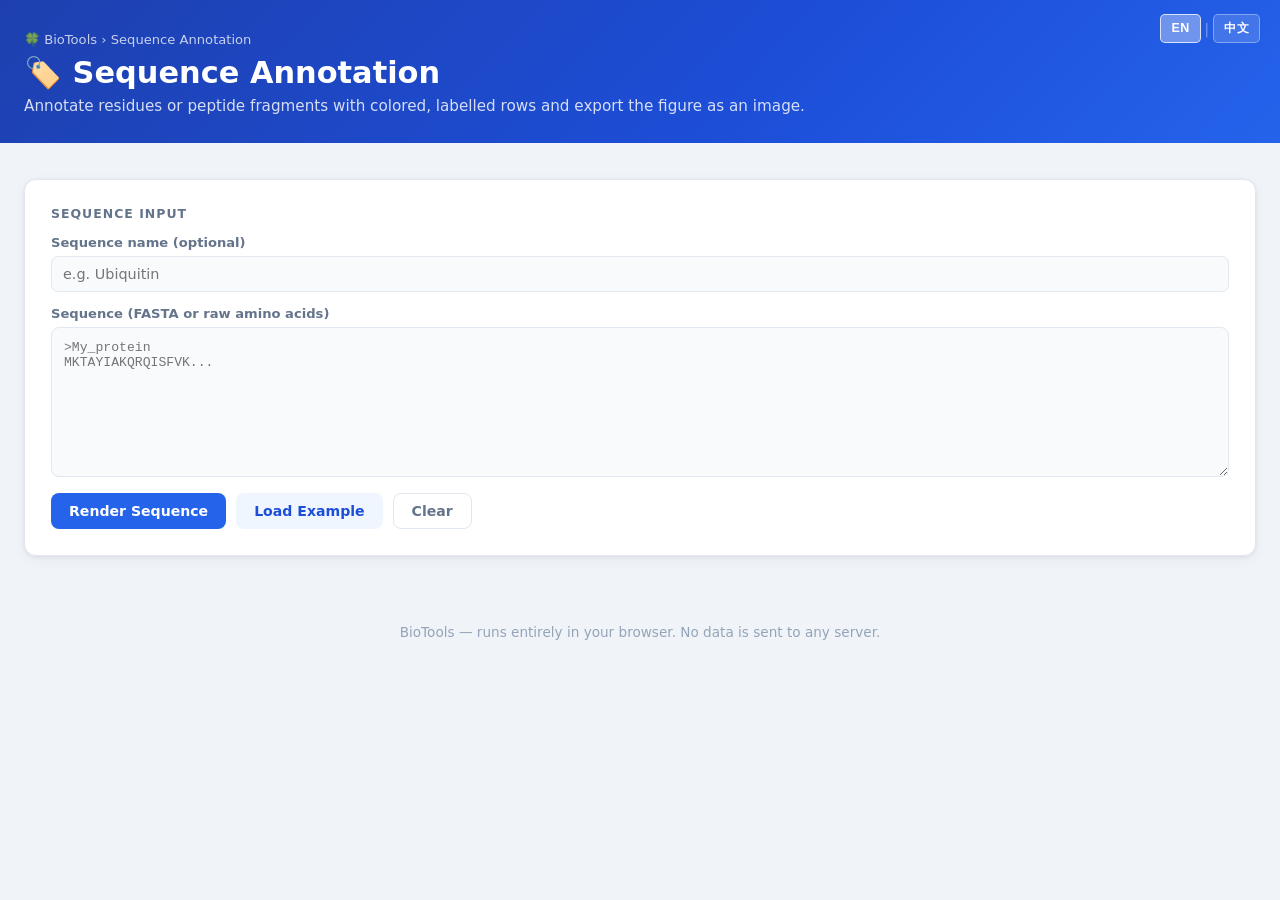
<file: sequence-annotation/index.html>
<!DOCTYPE html>
<html lang="en">
<head>
  <meta charset="UTF-8" />
  <meta name="viewport" content="width=device-width, initial-scale=1.0" />
  <title data-i18n="page.anno">Sequence Annotation | BioTools</title>
  <link rel="stylesheet" href="annotation.css" />
</head>
<body>

<header>
  <div class="header-inner">
    <div class="breadcrumb">
      <a href="../index.html">🍀 BioTools</a> › <span data-i18n="nav.anno">Sequence Annotation</span>
    </div>
    <h1 data-i18n="anno.h1">🏷️ Sequence Annotation</h1>
    <p data-i18n="anno.subtitle">Annotate residues or peptide fragments with colored, labelled rows and export the figure as an image.</p>
  </div>
</header>

<main>
  <div class="card">
    <div class="card-title" data-i18n="anno.input">Sequence Input</div>
    <div class="input-head">
      <label class="field-label" for="seq-name" data-i18n="anno.name">Sequence name (optional)</label>
      <input id="seq-name" type="text" spellcheck="false" data-i18n-placeholder="anno.name-ph" placeholder="e.g. Ubiquitin" />
    </div>
    <label class="field-label" for="seq-input" data-i18n="anno.seq-label">Sequence (FASTA or raw amino acids)</label>
    <textarea id="seq-input" spellcheck="false" data-i18n-placeholder="anno.seq-ph" placeholder=">My_protein&#10;MKTAYIAKQRQISFVK..."></textarea>
    <div class="btn-row">
      <button class="btn btn-primary" id="render-btn" data-i18n="anno.render">Render Sequence</button>
      <button class="btn btn-secondary" id="example-btn" data-i18n="anno.example">Load Example</button>
      <button class="btn btn-ghost" id="clear-btn" data-i18n="anno.clear">Clear</button>
    </div>
    <div id="error-box" class="alert alert-error"></div>
    <div id="warn-box" class="alert alert-warn"></div>
  </div>

  <div class="workspace" id="workspace">
    <div class="card" id="editor-card">
      <div class="results-header">
        <div class="card-title" data-i18n="anno.annotations">Annotation Rows</div>
        <div class="action-btns">
          <button class="btn btn-ghost" id="clear-selection-btn" data-i18n="anno.clear-selection">Clear Selection</button>
          <button class="btn btn-secondary" id="add-row-btn" data-i18n="anno.add-row">+ Add Row</button>
        </div>
      </div>
      <p class="hint" data-i18n="anno.hint">Drag across the sequence to select a residue or fragment. Then click “Add Row” to annotate the selection. Each row can be edited below.</p>
      <div id="selection-info" class="selection-info"></div>
      <div id="rows-container"></div>
      <div id="empty-rows" class="empty-rows" data-i18n="anno.empty">No annotation rows yet. Select a region and click “Add Row”.</div>
    </div>

    <div class="card" id="figure-card">
      <div class="results-header">
        <div>
          <div class="card-title" data-i18n="anno.figure">Annotated Sequence</div>
          <div id="figure-meta" class="figure-meta"></div>
        </div>
        <div class="action-btns">
          <button class="btn btn-primary" id="save-png-btn" data-i18n="anno.save-png">⬇ Save PNG</button>
        </div>
      </div>
      <div class="canvas-wrap">
        <canvas id="figure-canvas" class="figure-canvas"></canvas>
      </div>
      <div id="hover-info" class="hover-info" data-i18n="anno.hover">Hover over a residue to see its position.</div>
      <p class="canvas-hint" data-i18n="anno.canvas-hint">Drag across residues to select a range. The saved PNG does not include selection highlights.</p>
    </div>
  </div>
</main>

<footer data-i18n="common.footer.branded">BioTools — runs entirely in your browser. No data is sent to any server.</footer>

<script src="../i18n.js"></script>
<script src="annotation.js"></script>
</body>
</html>
</file>
<file: antibody-cdr/cdr.css>
*, *::before, *::after { box-sizing: border-box; margin: 0; padding: 0; }

:root {
  --blue:   #2563eb;
  --blue-d: #1d4ed8;
  --blue-l: #eff6ff;
  --green:  #16a34a;
  --red:    #dc2626;
  --slate:  #64748b;
  --bg:     #f0f4f8;
  --card:   #ffffff;
  --border: #e2e8f0;
  --text:   #1e293b;
  --cdr1-bg:  #fef3c7; --cdr1-fg:  #92400e; --cdr1-bd: #fbbf24;
  --cdr2-bg:  #dcfce7; --cdr2-fg:  #14532d; --cdr2-bd: #4ade80;
  --cdr3-bg:  #ffe4e6; --cdr3-fg:  #881337; --cdr3-bd: #fb7185;
  --fr-bg:    #f1f5f9; --fr-fg:    #64748b;
}

body {
  font-family: 'Segoe UI', system-ui, -apple-system, sans-serif;
  background: var(--bg);
  color: var(--text);
  min-height: 100vh;
}

/* ── Header ──────────────────────────────────────────── */
header {
  background: linear-gradient(135deg, #1e40af 0%, #1d4ed8 60%, #2563eb 100%);
  color: #fff;
  padding: 32px 24px 28px;
}
.header-inner { max-width: 1000px; margin: 0 auto; }
.breadcrumb { font-size: 0.82rem; opacity: 0.75; margin-bottom: 8px; }
.breadcrumb a { color: inherit; text-decoration: none; }
.breadcrumb a:hover { text-decoration: underline; }
header h1 { font-size: 1.9rem; font-weight: 700; }
header p  { margin-top: 6px; font-size: 0.95rem; opacity: 0.82; }

/* ── Layout ──────────────────────────────────────────── */
main {
  max-width: 1000px;
  margin: 36px auto;
  padding: 0 24px;
  display: flex;
  flex-direction: column;
  gap: 24px;
}

.card {
  background: var(--card);
  border-radius: 12px;
  padding: 28px;
  box-shadow: 0 1px 4px rgba(0,0,0,.07), 0 4px 16px rgba(0,0,0,.04);
  border: 1px solid var(--border);
}
.card-title {
  font-size: 0.78rem;
  font-weight: 700;
  color: var(--slate);
  text-transform: uppercase;
  letter-spacing: 1px;
  margin-bottom: 18px;
}

/* ── Input ───────────────────────────────────────────── */
label.field-label {
  display: block;
  font-size: 0.82rem;
  font-weight: 600;
  color: var(--slate);
  margin-bottom: 6px;
}
#seq-input {
  width: 100%;
  height: 150px;
  padding: 12px;
  font-family: 'Courier New', Courier, monospace;
  font-size: 0.82rem;
  border: 1px solid var(--border);
  border-radius: 8px;
  resize: vertical;
  color: var(--text);
  background: #f8fafc;
  transition: border-color 0.2s;
}
#seq-input:focus { outline: none; border-color: var(--blue); }

/* ── Options row ─────────────────────────────────────── */
.options-row {
  display: flex;
  flex-wrap: wrap;
  gap: 24px;
  margin-top: 18px;
  align-items: flex-end;
}
.opt-group { display: flex; flex-direction: column; gap: 6px; }
.opt-group label { font-size: 0.82rem; font-weight: 600; color: var(--slate); }
.radio-row { display: flex; flex-wrap: wrap; gap: 10px; }
.radio-row label {
  display: flex;
  align-items: center;
  gap: 5px;
  font-size: 0.85rem;
  cursor: pointer;
  padding: 5px 12px;
  border: 1px solid var(--border);
  border-radius: 6px;
  background: #f8fafc;
  transition: background 0.15s, border-color 0.15s;
}
.radio-row input[type=radio] { accent-color: var(--blue); }
.radio-row label:has(input:checked) {
  background: var(--blue-l);
  border-color: var(--blue);
  color: var(--blue);
  font-weight: 600;
}
select.scheme-select {
  padding: 7px 12px;
  border: 1px solid var(--border);
  border-radius: 7px;
  font-size: 0.88rem;
  background: #f8fafc;
  color: var(--text);
  cursor: pointer;
  transition: border-color 0.2s;
}
select.scheme-select:focus { outline: none; border-color: var(--blue); }

/* ── Buttons ─────────────────────────────────────────── */
.btn-row { display: flex; gap: 10px; margin-top: 20px; align-items: center; }
#run-btn {
  padding: 10px 28px;
  background: var(--blue);
  color: #fff;
  border: none;
  border-radius: 8px;
  font-size: 0.95rem;
  font-weight: 600;
  cursor: pointer;
  transition: background 0.2s;
}
#run-btn:hover { background: var(--blue-d); }
.btn-secondary {
  padding: 8px 16px;
  background: #f1f5f9;
  color: var(--text);
  border: 1px solid var(--border);
  border-radius: 8px;
  font-size: 0.84rem;
  font-weight: 500;
  cursor: pointer;
  transition: background 0.2s;
}
.btn-secondary:hover { background: #e2e8f0; }

/* ── Error ───────────────────────────────────────────── */
#error-box {
  display: none;
  background: #fef2f2;
  border: 1px solid #fecaca;
  border-radius: 8px;
  padding: 14px 18px;
  color: var(--red);
  font-size: 0.9rem;
}

/* ── Warning ─────────────────────────────────────────── */
.warning-box {
  background: #fffbeb;
  border: 1px solid #fcd34d;
  border-radius: 8px;
  padding: 10px 16px;
  color: #92400e;
  font-size: 0.84rem;
  margin-bottom: 16px;
}

/* ── Results ─────────────────────────────────────────── */
#results-section { display: none; }
.results-header {
  display: flex;
  align-items: center;
  justify-content: space-between;
  flex-wrap: wrap;
  gap: 10px;
  margin-bottom: 16px;
}
.results-header .card-title { margin-bottom: 0; }
.action-btns { display: flex; gap: 8px; }
.action-btn {
  padding: 7px 14px;
  border-radius: 7px;
  font-size: 0.82rem;
  font-weight: 600;
  cursor: pointer;
  border: none;
  transition: background 0.2s;
}
.action-btn.copy { background: #f1f5f9; color: var(--text); }
.action-btn.copy:hover { background: #e2e8f0; }
.action-btn.download { background: var(--blue); color: #fff; }
.action-btn.download:hover { background: var(--blue-d); }

/* ── Info chips ──────────────────────────────────────── */
.info-bar {
  display: flex;
  flex-wrap: wrap;
  gap: 8px;
  margin-bottom: 20px;
}
.info-chip {
  background: #f8fafc;
  border: 1px solid var(--border);
  border-radius: 6px;
  padding: 5px 12px;
  font-size: 0.82rem;
  color: var(--slate);
}
.info-chip strong { color: var(--text); }
.info-chip.cdr1 { background: var(--cdr1-bg); border-color: var(--cdr1-bd); color: var(--cdr1-fg); }
.info-chip.cdr2 { background: var(--cdr2-bg); border-color: var(--cdr2-bd); color: var(--cdr2-fg); }
.info-chip.cdr3 { background: var(--cdr3-bg); border-color: var(--cdr3-bd); color: var(--cdr3-fg); }

/* ── Legend ──────────────────────────────────────────── */
.legend {
  display: flex;
  flex-wrap: wrap;
  gap: 10px;
  margin-bottom: 16px;
  font-size: 0.8rem;
}
.legend-item {
  display: flex;
  align-items: center;
  gap: 5px;
}
.legend-swatch {
  width: 14px; height: 14px;
  border-radius: 3px;
  border: 1px solid rgba(0,0,0,.15);
}

/* ── Tabs ────────────────────────────────────────────── */
.tab-bar {
  display: flex;
  gap: 4px;
  border-bottom: 2px solid var(--border);
  margin-bottom: 20px;
}
.tab-btn {
  padding: 8px 16px;
  font-size: 0.84rem;
  font-weight: 600;
  cursor: pointer;
  border: none;
  background: none;
  color: var(--slate);
  border-bottom: 2px solid transparent;
  margin-bottom: -2px;
  transition: color 0.15s, border-color 0.15s;
}
.tab-btn.active { color: var(--blue); border-bottom-color: var(--blue); }
.tab-panel { display: none; }
.tab-panel.active { display: block; }

/* ── Annotated Sequence ──────────────────────────────── */
#seq-display {
  font-family: 'Courier New', Courier, monospace;
  font-size: 0.78rem;
  line-height: 2.2;
  word-break: break-all;
  background: #f8fafc;
  border: 1px solid var(--border);
  border-radius: 8px;
  padding: 16px 18px;
  overflow-x: auto;
}
.res {
  display: inline-block;
  width: 16px;
  text-align: center;
  border-radius: 3px;
  position: relative;
  cursor: default;
  transition: filter 0.1s;
}
.res:hover { filter: brightness(0.88); }
.res.fr   { background: var(--fr-bg);   color: var(--fr-fg); }
.res.cdr1 { background: var(--cdr1-bg); color: var(--cdr1-fg); font-weight: 700; }
.res.cdr2 { background: var(--cdr2-bg); color: var(--cdr2-fg); font-weight: 700; }
.res.cdr3 { background: var(--cdr3-bg); color: var(--cdr3-fg); font-weight: 700; }
.res.unk  { background: #e2e8f0; color: #94a3b8; }

/* Tooltip */
.res[data-tip]::after {
  content: attr(data-tip);
  position: absolute;
  bottom: 130%;
  left: 50%;
  transform: translateX(-50%);
  background: #1e293b;
  color: #fff;
  padding: 3px 7px;
  border-radius: 5px;
  font-size: 0.7rem;
  white-space: nowrap;
  pointer-events: none;
  opacity: 0;
  transition: opacity 0.15s;
  z-index: 100;
}
.res[data-tip]:hover::after { opacity: 1; }

/* ── CDR Table ───────────────────────────────────────── */
.cdr-table {
  width: 100%;
  border-collapse: collapse;
  font-size: 0.87rem;
}
.cdr-table th {
  text-align: left;
  padding: 10px 14px;
  background: #f8fafc;
  border-bottom: 2px solid var(--border);
  font-size: 0.78rem;
  font-weight: 700;
  color: var(--slate);
  text-transform: uppercase;
  letter-spacing: 0.5px;
}
.cdr-table td {
  padding: 10px 14px;
  border-bottom: 1px solid var(--border);
  vertical-align: top;
}
.cdr-table tr:last-child td { border-bottom: none; }
.cdr-seq {
  font-family: 'Courier New', Courier, monospace;
  font-size: 0.85rem;
  letter-spacing: 0.5px;
  font-weight: 700;
}
.cdr-seq.c1 { color: var(--cdr1-fg); }
.cdr-seq.c2 { color: var(--cdr2-fg); }
.cdr-seq.c3 { color: var(--cdr3-fg); }
.pos-badge {
  display: inline-block;
  background: #f1f5f9;
  border: 1px solid var(--border);
  border-radius: 4px;
  padding: 1px 7px;
  font-size: 0.75rem;
  color: var(--slate);
  margin-top: 3px;
}

/* ── Numbered Alignment ──────────────────────────────── */
#num-display {
  font-family: 'Courier New', Courier, monospace;
  font-size: 0.74rem;
  line-height: 1.6;
  overflow-x: auto;
  background: #f8fafc;
  border: 1px solid var(--border);
  border-radius: 8px;
  padding: 16px 18px;
}
.num-block { margin-bottom: 24px; }
.num-block:last-child { margin-bottom: 0; }
.num-pos-row { color: #94a3b8; white-space: pre; }
.num-seq-row { white-space: pre; }
.num-reg-row { white-space: pre; color: var(--slate); }
.nk { display: inline; }
.nk.fr   { color: var(--fr-fg); }
.nk.cdr1 { color: var(--cdr1-fg); font-weight: bold; }
.nk.cdr2 { color: var(--cdr2-fg); font-weight: bold; }
.nk.cdr3 { color: var(--cdr3-fg); font-weight: bold; }
.nk.unk  { color: #94a3b8; }

/* ── Footer ──────────────────────────────────────────── */
footer {
  text-align: center;
  padding: 28px 16px;
  color: #94a3b8;
  font-size: 0.82rem;
}
.header-link {
  color: rgba(255,255,255,.85);
  text-underline-offset: 2px;
}
</file>
<file: cif-pdb-converter/converter.css>
*, *::before, *::after { box-sizing: border-box; margin: 0; padding: 0; }

:root {
    --blue:   #2563eb;
    --blue-d: #1d4ed8;
    --blue-l: #eff6ff;
    --green:  #16a34a;
    --red:    #dc2626;
    --slate:  #64748b;
    --bg:     #f0f4f8;
    --card:   #ffffff;
    --border: #e2e8f0;
    --text:   #1e293b;
}

body {
    font-family: 'Segoe UI', system-ui, -apple-system, sans-serif;
    background: var(--bg);
    color: var(--text);
    min-height: 100vh;
}

/* ── Header ─────────────────────────────────────────── */
header {
    background: linear-gradient(135deg, #1e40af 0%, #1d4ed8 60%, #2563eb 100%);
    color: #fff;
    padding: 32px 24px 28px;
}
.header-inner {
    max-width: 860px;
    margin: 0 auto;
}
.breadcrumb {
    font-size: 0.82rem;
    opacity: 0.75;
    margin-bottom: 8px;
}
.breadcrumb a { color: inherit; text-decoration: none; }
.breadcrumb a:hover { text-decoration: underline; }
header h1 {
    font-size: 1.9rem;
    font-weight: 700;
}
header p {
    margin-top: 6px;
    font-size: 0.95rem;
    opacity: 0.82;
}

/* ── Layout ─────────────────────────────────────────── */
main {
    max-width: 860px;
    margin: 36px auto;
    padding: 0 24px;
    display: flex;
    flex-direction: column;
    gap: 24px;
}

.card {
    background: var(--card);
    border-radius: 12px;
    padding: 28px;
    box-shadow: 0 1px 4px rgba(0,0,0,.07), 0 4px 16px rgba(0,0,0,.04);
    border: 1px solid var(--border);
}

.card-title {
    font-size: 0.78rem;
    font-weight: 700;
    color: var(--slate);
    text-transform: uppercase;
    letter-spacing: 1px;
    margin-bottom: 18px;
}

/* ── Drop zone ──────────────────────────────────────── */
#drop-zone {
    border: 2.5px dashed #94a3b8;
    border-radius: 10px;
    padding: 48px 24px;
    text-align: center;
    cursor: pointer;
    transition: border-color 0.2s, background 0.2s;
    background: #f8fafc;
    position: relative;
}
#drop-zone.drag-over {
    border-color: var(--blue);
    background: var(--blue-l);
}
#drop-zone.has-file {
    border-color: var(--green);
    background: #f0fdf4;
}
#drop-zone .dz-icon {
    font-size: 3rem;
    margin-bottom: 12px;
    line-height: 1;
}
#drop-zone .dz-primary {
    font-size: 1rem;
    font-weight: 600;
    color: var(--text);
    margin-bottom: 6px;
}
#drop-zone .dz-secondary {
    font-size: 0.85rem;
    color: var(--slate);
}
#drop-zone .dz-file-name {
    display: none;
    font-size: 0.9rem;
    font-weight: 600;
    color: var(--green);
    margin-top: 10px;
}
#drop-zone.has-file .dz-file-name   { display: block; }
#drop-zone.has-file .dz-primary     { display: none; }
#drop-zone.has-file .dz-secondary   { display: none; }
#drop-zone.has-file .dz-icon        { display: none; }

#file-input { display: none; }

.upload-btn {
    display: inline-block;
    margin-top: 14px;
    padding: 9px 22px;
    background: var(--blue);
    color: #fff;
    border-radius: 8px;
    font-size: 0.88rem;
    font-weight: 600;
    cursor: pointer;
    border: none;
    transition: background 0.2s;
}
.upload-btn:hover { background: var(--blue-d); }

/* ── Direction indicator ────────────────────────────── */
.direction-row {
    display: flex;
    align-items: center;
    justify-content: center;
    gap: 16px;
    flex-wrap: wrap;
}
.fmt-badge {
    padding: 10px 22px;
    border-radius: 8px;
    font-size: 0.95rem;
    font-weight: 700;
    letter-spacing: 0.5px;
}
.fmt-badge.pdb {
    background: #fef3c7;
    color: #92400e;
    border: 1.5px solid #fde68a;
}
.fmt-badge.cif {
    background: #ede9fe;
    color: #5b21b6;
    border: 1.5px solid #c4b5fd;
}
.fmt-badge.unknown {
    background: #f1f5f9;
    color: var(--slate);
    border: 1.5px solid var(--border);
}
.arrow-icon {
    font-size: 1.6rem;
    color: var(--slate);
}
.direction-note {
    font-size: 0.85rem;
    color: var(--slate);
    text-align: center;
    margin-top: 12px;
}

/* ── Convert button ──────────────────────────────────── */
#convert-btn {
    display: block;
    width: 100%;
    padding: 13px;
    background: var(--blue);
    color: #fff;
    border: none;
    border-radius: 10px;
    font-size: 1rem;
    font-weight: 700;
    cursor: pointer;
    transition: background 0.2s, opacity 0.2s;
    letter-spacing: 0.2px;
}
#convert-btn:hover:not(:disabled) { background: var(--blue-d); }
#convert-btn:disabled { opacity: 0.45; cursor: not-allowed; }

/* ── Error ───────────────────────────────────────────── */
#error-box {
    display: none;
    background: #fef2f2;
    border: 1px solid #fecaca;
    border-radius: 8px;
    padding: 14px 18px;
    color: var(--red);
    font-size: 0.9rem;
}

/* ── Output ──────────────────────────────────────────── */
#output-section { display: none; }

.output-header {
    display: flex;
    align-items: center;
    justify-content: space-between;
    flex-wrap: wrap;
    gap: 10px;
    margin-bottom: 14px;
}
.output-header .card-title { margin-bottom: 0; }

.output-actions {
    display: flex;
    gap: 10px;
}

.action-btn {
    padding: 7px 16px;
    border-radius: 7px;
    font-size: 0.84rem;
    font-weight: 600;
    cursor: pointer;
    border: none;
    transition: background 0.2s;
}
.action-btn.copy {
    background: #f1f5f9;
    color: var(--text);
}
.action-btn.copy:hover { background: #e2e8f0; }
.action-btn.download {
    background: var(--blue);
    color: #fff;
}
.action-btn.download:hover { background: var(--blue-d); }

#output-stats {
    display: flex;
    gap: 16px;
    flex-wrap: wrap;
    margin-bottom: 16px;
}
.stat-chip {
    background: #f8fafc;
    border: 1px solid var(--border);
    border-radius: 6px;
    padding: 5px 12px;
    font-size: 0.82rem;
    color: var(--slate);
}
.stat-chip strong { color: var(--text); }

#converted-output {
    width: 100%;
    min-height: 280px;
    font-family: 'Courier New', Courier, monospace;
    font-size: 0.82rem;
    line-height: 1.55;
    background: #0f172a;
    color: #e2e8f0;
    border: none;
    border-radius: 8px;
    padding: 18px;
    resize: vertical;
    outline: none;
    tab-size: 2;
}

/* ── Footer ─────────────────────────────────────────── */
footer {
    text-align: center;
    padding: 28px 16px;
    color: #94a3b8;
    font-size: 0.82rem;
}
</file>
<file: interface-analysis/interface.css>
*, *::before, *::after { box-sizing: border-box; margin: 0; padding: 0; }

:root {
  --blue:   #2563eb;
  --blue-d: #1d4ed8;
  --blue-l: #eff6ff;
  --green:  #16a34a;
  --red:    #dc2626;
  --amber:  #d97706;
  --purple: #7c3aed;
  --slate:  #64748b;
  --bg:     #f0f4f8;
  --card:   #ffffff;
  --border: #e2e8f0;
  --text:   #1e293b;
}

body {
  font-family: 'Segoe UI', system-ui, -apple-system, sans-serif;
  background: var(--bg);
  color: var(--text);
  min-height: 100vh;
}

/* ── Header ─────────────────────────────────────────── */
header {
  background: linear-gradient(135deg, #1e40af 0%, #1d4ed8 60%, #2563eb 100%);
  color: #fff;
  padding: 32px 24px 28px;
}
.header-inner {
  max-width: 900px;
  margin: 0 auto;
}
.breadcrumb {
  font-size: 0.82rem;
  opacity: 0.75;
  margin-bottom: 8px;
}
.breadcrumb a { color: inherit; text-decoration: none; }
.breadcrumb a:hover { text-decoration: underline; }
header h1 {
  font-size: 1.9rem;
  font-weight: 700;
}
header p {
  margin-top: 6px;
  font-size: 0.95rem;
  opacity: 0.82;
}

/* ── Layout ─────────────────────────────────────────── */
main {
  max-width: 900px;
  margin: 36px auto;
  padding: 0 24px;
  display: flex;
  flex-direction: column;
  gap: 24px;
}

.card {
  background: var(--card);
  border-radius: 12px;
  padding: 28px;
  box-shadow: 0 1px 4px rgba(0,0,0,.07), 0 4px 16px rgba(0,0,0,.04);
  border: 1px solid var(--border);
}

.card-title {
  font-size: 0.78rem;
  font-weight: 700;
  color: var(--slate);
  text-transform: uppercase;
  letter-spacing: 1px;
  margin-bottom: 18px;
}

/* ── Drop zone ──────────────────────────────────────── */
#drop-zone {
  border: 2.5px dashed #94a3b8;
  border-radius: 10px;
  padding: 48px 24px;
  text-align: center;
  cursor: pointer;
  transition: border-color 0.2s, background 0.2s;
  background: #f8fafc;
  position: relative;
}
#drop-zone.drag-over {
  border-color: var(--blue);
  background: var(--blue-l);
}
#drop-zone.has-file {
  border-color: var(--green);
  background: #f0fdf4;
}
#drop-zone .dz-icon {
  font-size: 3rem;
  margin-bottom: 12px;
  line-height: 1;
}
#drop-zone .dz-primary {
  font-size: 1rem;
  font-weight: 600;
  color: var(--text);
  margin-bottom: 6px;
}
#drop-zone .dz-secondary {
  font-size: 0.85rem;
  color: var(--slate);
}
#drop-zone .dz-file-name {
  display: none;
  font-size: 0.9rem;
  font-weight: 600;
  color: var(--green);
  margin-top: 10px;
}
#drop-zone.has-file .dz-file-name { display: block; }
#drop-zone.has-file .dz-primary   { display: none; }
#drop-zone.has-file .dz-secondary { display: none; }
#drop-zone.has-file .dz-icon      { display: none; }

#file-input { display: none; }

.upload-btn {
  display: inline-block;
  margin-top: 14px;
  padding: 9px 22px;
  background: var(--blue);
  color: #fff;
  border-radius: 8px;
  font-size: 0.88rem;
  font-weight: 600;
  cursor: pointer;
  border: none;
  transition: background 0.2s;
}
.upload-btn:hover { background: var(--blue-d); }

/* ── Options ────────────────────────────────────────── */
#options-card { display: none; }

.option-subtitle {
  font-size: 0.82rem;
  font-weight: 700;
  color: var(--slate);
  text-transform: uppercase;
  letter-spacing: 0.8px;
  margin-bottom: 10px;
  margin-top: 20px;
}
.option-subtitle:first-child { margin-top: 0; }

.chain-list {
  display: flex;
  flex-wrap: wrap;
  gap: 8px;
  margin-bottom: 6px;
}
.chain-chip {
  background: var(--blue-l);
  color: var(--blue-d);
  border: 1px solid #bfdbfe;
  border-radius: 6px;
  padding: 4px 12px;
  font-size: 0.82rem;
  font-weight: 600;
}

.iface-input-row {
  display: flex;
  gap: 12px;
  align-items: center;
  flex-wrap: wrap;
}
.iface-input {
  flex: 1;
  min-width: 200px;
  padding: 10px 14px;
  border: 2px solid var(--border);
  border-radius: 8px;
  font-size: 0.95rem;
  font-family: 'Courier New', Courier, monospace;
  background: #f8fafc;
  transition: border-color 0.2s;
}
.iface-input:focus {
  outline: none;
  border-color: var(--blue);
  background: #fff;
}

.threshold-wrap {
  display: flex;
  align-items: center;
  gap: 10px;
}
.threshold-wrap input[type="range"] {
  width: 160px;
  accent-color: var(--blue);
}
.threshold-wrap .thr-val {
  font-weight: 700;
  color: var(--blue-d);
  font-size: 0.95rem;
  min-width: 42px;
}

.iface-hint {
  font-size: 0.78rem;
  color: var(--slate);
  margin-top: 6px;
}

/* ── Analyze button ─────────────────────────────────── */
#analyze-btn {
  display: block;
  width: 100%;
  padding: 13px;
  background: var(--blue);
  color: #fff;
  border: none;
  border-radius: 10px;
  font-size: 1rem;
  font-weight: 700;
  cursor: pointer;
  transition: background 0.2s, opacity 0.2s;
  letter-spacing: 0.2px;
}
#analyze-btn:hover:not(:disabled) { background: var(--blue-d); }
#analyze-btn:disabled { opacity: 0.45; cursor: not-allowed; }

/* ── Error ───────────────────────────────────────────── */
#error-box {
  display: none;
  background: #fef2f2;
  border: 1px solid #fecaca;
  border-radius: 8px;
  padding: 14px 18px;
  color: var(--red);
  font-size: 0.9rem;
}

/* ── Output ──────────────────────────────────────────── */
#output-section { display: none; }

.output-header {
  display: flex;
  align-items: center;
  justify-content: space-between;
  flex-wrap: wrap;
  gap: 10px;
  margin-bottom: 14px;
}
.output-header .card-title { margin-bottom: 0; }

.output-actions {
  display: flex;
  gap: 10px;
}

.action-btn {
  padding: 7px 16px;
  border-radius: 7px;
  font-size: 0.84rem;
  font-weight: 600;
  cursor: pointer;
  border: none;
  transition: background 0.2s;
}
.action-btn.tsv {
  background: #f1f5f9;
  color: var(--text);
}
.action-btn.tsv:hover { background: #e2e8f0; }
.action-btn.csv {
  background: var(--blue);
  color: #fff;
}
.action-btn.csv:hover { background: var(--blue-d); }

/* ── Tabs ────────────────────────────────────────────── */
.tabs {
  display: flex;
  gap: 4px;
  margin-bottom: 20px;
  border-bottom: 2px solid var(--border);
}
.tab-btn {
  padding: 8px 18px;
  background: none;
  border: none;
  font-size: 0.88rem;
  font-weight: 600;
  color: var(--slate);
  cursor: pointer;
  border-bottom: 2px solid transparent;
  margin-bottom: -2px;
  transition: color 0.2s, border-color 0.2s;
}
.tab-btn:hover { color: var(--text); }
.tab-btn.active {
  color: var(--blue-d);
  border-bottom-color: var(--blue);
}

.tab-panel { display: none; }
.tab-panel.active { display: block; }

/* ── Summary Grid ────────────────────────────────────── */
.summary-grid {
  display: grid;
  grid-template-columns: repeat(auto-fit, minmax(180px, 1fr));
  gap: 14px;
  margin-bottom: 16px;
}
.summary-item {
  background: #f8fafc;
  border: 1px solid var(--border);
  border-radius: 8px;
  padding: 16px;
  text-align: center;
  display: flex;
  flex-direction: column;
  gap: 4px;
}
.sum-val {
  font-size: 1.6rem;
  font-weight: 700;
  color: var(--blue-d);
  line-height: 1.2;
}
.sum-lbl {
  font-size: 0.78rem;
  color: var(--slate);
  line-height: 1.3;
}

.interaction-counts {
  display: flex;
  flex-wrap: wrap;
  gap: 8px;
  margin-bottom: 12px;
}
.int-chip {
  padding: 4px 12px;
  border-radius: 6px;
  font-size: 0.8rem;
  font-weight: 600;
}
.int-hydrogen-bond   { background: #ecfdf5; color: #059669; border: 1px solid #a7f3d0; }
.int-salt-bridge     { background: #fef3c7; color: #d97706; border: 1px solid #fde68a; }
.int-pi-stacking     { background: #faf5ff; color: #7c3aed; border: 1px solid #ddd6fe; }
.int-pi-cation       { background: #fdf2f8; color: #db2777; border: 1px solid #fbcfe8; }
.int-hydrophobic     { background: #f0f9ff; color: #0284c7; border: 1px solid #bae6fd; }
.int-van-der-waals   { background: #f1f5f9; color: #475569; border: 1px solid #cbd5e1; }

/* ── Epitope / Paratope ─────────────────────────────── */
.residue-section {
  margin-bottom: 18px;
}
.res-section-label {
  font-size: 0.82rem;
  font-weight: 700;
  color: var(--slate);
  text-transform: uppercase;
  letter-spacing: 0.6px;
  margin-bottom: 8px;
}
.res-chip {
  display: inline-block;
  background: var(--blue-l);
  color: var(--blue-d);
  border: 1px solid #bfdbfe;
  border-radius: 5px;
  padding: 3px 10px;
  font-size: 0.8rem;
  font-weight: 600;
  margin: 2px;
  font-family: 'Courier New', monospace;
}

/* ── Result Table ────────────────────────────────────── */
.table-wrap {
  overflow-x: auto;
  border-radius: 8px;
  border: 1px solid var(--border);
}
.result-table {
  width: 100%;
  border-collapse: collapse;
  font-size: 0.85rem;
}
.result-table thead {
  background: #f8fafc;
}
.result-table th {
  text-align: left;
  padding: 10px 14px;
  font-size: 0.78rem;
  font-weight: 700;
  color: var(--slate);
  text-transform: uppercase;
  letter-spacing: 0.4px;
  border-bottom: 2px solid var(--border);
  white-space: nowrap;
}
.result-table th.sortable {
  cursor: pointer;
  user-select: none;
  transition: color 0.15s;
}
.result-table th.sortable:hover {
  color: var(--blue-d);
}
.result-table td {
  padding: 9px 14px;
  border-bottom: 1px solid #f1f5f9;
  vertical-align: middle;
}
.result-table tbody tr:hover {
  background: #f8fafc;
}
.aa-type {
  font-size: 0.78rem;
  color: var(--slate);
  margin-left: 4px;
}

.int-tag {
  display: inline-block;
  padding: 2px 8px;
  border-radius: 4px;
  font-size: 0.75rem;
  font-weight: 600;
  margin: 1px 2px;
}
.int-tag.int-hydrogen-bond   { background: #ecfdf5; color: #059669; }
.int-tag.int-salt-bridge     { background: #fef3c7; color: #d97706; }
.int-tag.int-pi-stacking     { background: #faf5ff; color: #7c3aed; }
.int-tag.int-pi-cation       { background: #fdf2f8; color: #db2777; }
.int-tag.int-hydrophobic     { background: #f0f9ff; color: #0284c7; }
.int-tag.int-van-der-waals   { background: #f1f5f9; color: #475569; }

/* ── Footer ─────────────────────────────────────────── */
footer {
  text-align: center;
  padding: 28px 16px;
  color: #94a3b8;
  font-size: 0.82rem;
}
</file>
<file: msa-viewer/msaviewer.css>
*, *::before, *::after { box-sizing: border-box; margin: 0; padding: 0; }

:root {
  --blue:   #2563eb;
  --blue-d: #1d4ed8;
  --blue-l: #eff6ff;
  --green:  #16a34a;
  --red:    #dc2626;
  --slate:  #64748b;
  --bg:     #f0f4f8;
  --card:   #ffffff;
  --border: #e2e8f0;
  --text:   #1e293b;
}

body {
  font-family: 'Segoe UI', system-ui, -apple-system, sans-serif;
  background: var(--bg);
  color: var(--text);
  min-height: 100vh;
}

/* ── Header ──────────────────────────────────────────── */
header {
  background: linear-gradient(135deg, #1e40af 0%, #1d4ed8 60%, #2563eb 100%);
  color: #fff;
  padding: 32px 24px 28px;
}
.header-inner {
  max-width: 1100px;
  margin: 0 auto;
}
.breadcrumb {
  font-size: 0.82rem;
  opacity: 0.75;
  margin-bottom: 8px;
}
.breadcrumb a { color: inherit; text-decoration: none; }
.breadcrumb a:hover { text-decoration: underline; }
header h1 { font-size: 1.9rem; font-weight: 700; }
header p  { margin-top: 6px; font-size: 0.95rem; opacity: 0.82; }

/* ── Layout ──────────────────────────────────────────── */
main {
  max-width: 1100px;
  margin: 36px auto;
  padding: 0 24px;
  display: flex;
  flex-direction: column;
  gap: 24px;
}

.card {
  background: var(--card);
  border-radius: 12px;
  padding: 28px;
  box-shadow: 0 1px 4px rgba(0,0,0,.07), 0 4px 16px rgba(0,0,0,.04);
  border: 1px solid var(--border);
}

.card-title {
  font-size: 0.78rem;
  font-weight: 700;
  color: var(--slate);
  text-transform: uppercase;
  letter-spacing: 1px;
  margin-bottom: 18px;
}

/* ── Textarea ────────────────────────────────────────── */
.fasta-label {
  display: block;
  font-size: 0.82rem;
  font-weight: 600;
  color: var(--slate);
  margin-bottom: 6px;
}
#fasta-input {
  width: 100%;
  height: 200px;
  padding: 12px;
  font-family: 'Courier New', Courier, monospace;
  font-size: 0.82rem;
  border: 1px solid var(--border);
  border-radius: 8px;
  resize: vertical;
  color: var(--text);
  background: #f8fafc;
  transition: border-color 0.2s;
}
#fasta-input:focus {
  outline: none;
  border-color: var(--blue);
  background: #fff;
}

.input-actions {
  display: flex;
  gap: 10px;
  margin-top: 10px;
}

/* ── Parameters grid ─────────────────────────────────── */
.params-grid {
  display: grid;
  grid-template-columns: repeat(3, 1fr);
  gap: 18px;
  align-items: end;
}
@media (max-width: 680px) { .params-grid { grid-template-columns: 1fr 1fr; } }
@media (max-width: 440px) { .params-grid { grid-template-columns: 1fr; } }

.param-group label {
  display: block;
  font-size: 0.8rem;
  font-weight: 600;
  color: var(--slate);
  margin-bottom: 5px;
}
.param-group input,
.param-group select {
  width: 100%;
  padding: 8px 11px;
  border: 1px solid var(--border);
  border-radius: 7px;
  font-size: 0.88rem;
  font-family: inherit;
  color: var(--text);
  background: #f8fafc;
  transition: border-color 0.2s;
}
.param-group input:focus,
.param-group select:focus {
  outline: none;
  border-color: var(--blue);
  background: #fff;
}

/* ── Buttons ─────────────────────────────────────────── */
.btn {
  padding: 9px 18px;
  border: none;
  border-radius: 8px;
  font-size: 0.88rem;
  font-weight: 600;
  cursor: pointer;
  font-family: inherit;
  transition: background 0.15s, transform 0.1s;
}
.btn:active { transform: scale(0.97); }

.btn-primary {
  background: var(--blue);
  color: #fff;
}
.btn-primary:hover { background: var(--blue-d); }

.btn-secondary {
  background: var(--blue-l);
  color: var(--blue-d);
}
.btn-secondary:hover { background: #dbeafe; }

.btn-ghost {
  background: transparent;
  color: var(--slate);
  border: 1px solid var(--border);
}
.btn-ghost:hover { background: #f1f5f9; }

.btn-align {
  width: 100%;
  padding: 11px;
  font-size: 0.95rem;
}

/* ── Error / Warning ─────────────────────────────────── */
.alert {
  padding: 12px 16px;
  border-radius: 8px;
  font-size: 0.88rem;
  font-weight: 500;
  margin-bottom: 0;
}
.alert-error {
  background: #fef2f2;
  color: var(--red);
  border: 1px solid #fecaca;
}
.alert-warn {
  background: #fffbeb;
  color: #92400e;
  border: 1px solid #fde68a;
}
#error-box { display: none; }
#warn-box  { display: none; }

/* ── Results ─────────────────────────────────────────── */
#results-card { display: none; }

.info-bar {
  display: flex;
  gap: 24px;
  flex-wrap: wrap;
  margin-bottom: 20px;
}
.info-stat {
  display: flex;
  flex-direction: column;
  gap: 2px;
}
.info-stat-label {
  font-size: 0.72rem;
  font-weight: 700;
  color: var(--slate);
  text-transform: uppercase;
  letter-spacing: 0.8px;
}
.info-stat-value {
  font-size: 1.15rem;
  font-weight: 700;
  color: var(--blue-d);
}

.result-actions {
  display: flex;
  gap: 10px;
  flex-wrap: wrap;
  margin-bottom: 20px;
}

/* ── MSA Table wrapper ───────────────────────────────── */
.msa-wrapper {
  border: 1px solid var(--border);
  border-radius: 8px;
}

.msa-table {
  border-collapse: collapse;
  font-family: 'Courier New', Courier, monospace;
  font-size: 13px;
  line-height: 1;
}

.msa-table tr.chunk-spacer td {
  height: 16px;
  padding: 0;
  border: none;
  background: transparent;
}

/* Column number header row */
.msa-table tr.col-numbers td {
  font-size: 9px;
  color: var(--slate);
  padding: 4px 0 2px;
  vertical-align: bottom;
  text-align: center;
  background: #f8fafc;
}
.msa-table tr.col-numbers td.name-cell {
  text-align: right;
  font-size: 0.7rem;
  color: var(--slate);
  font-family: inherit;
}

/* Name cells */
.msa-table td.name-cell {
  text-align: right;
  padding: 2px 10px 2px 12px;
  font-size: 0.78rem;
  font-weight: 600;
  color: var(--slate);
  background: #f8fafc;
  min-width: 120px;
  max-width: 180px;
  overflow: hidden;
  text-overflow: ellipsis;
  white-space: nowrap;
  border-right: 2px solid var(--border);
  vertical-align: middle;
  font-family: 'Segoe UI', system-ui, sans-serif;
}

/* Residue cells */
.msa-table td.res {
  width: 16px;
  min-width: 16px;
  max-width: 16px;
  height: 18px;
  text-align: center;
  vertical-align: middle;
  padding: 0;
  border: none;
  font-weight: 700;
  cursor: default;
  user-select: none;
}

/* Sequence rows */
.msa-table tr.seq-row {
  border-bottom: 1px solid #f1f5f9;
}
.msa-table tr.consensus-row td.name-cell {
  font-style: italic;
  color: #475569;
}
.msa-table tr.consensus-row td.res {
  font-weight: 900;
  font-size: 13px;
}

/* Conservation bar row */
.msa-table tr.cons-bar td.bar-cell {
  height: 6px;
  padding: 0;
  border: none;
  vertical-align: bottom;
}

/* ── Progress ────────────────────────────────────────── */
#progress-wrap {
  display: none;
  padding: 16px 0 4px;
}
.progress-label {
  font-size: 0.82rem;
  color: var(--slate);
  margin-bottom: 6px;
}
.progress-bar-bg {
  background: #e2e8f0;
  border-radius: 999px;
  height: 8px;
  overflow: hidden;
}
.progress-bar-fill {
  height: 100%;
  background: var(--blue);
  border-radius: 999px;
  transition: width 0.2s;
  width: 0%;
}
</file>
<file: protein-mutation/mutation.css>
*, *::before, *::after { box-sizing: border-box; margin: 0; padding: 0; }

:root {
  --blue:   #2563eb;
  --blue-d: #1d4ed8;
  --blue-l: #eff6ff;
  --green:  #16a34a;
  --red:    #dc2626;
  --slate:  #64748b;
  --bg:     #f0f4f8;
  --card:   #ffffff;
  --border: #e2e8f0;
  --text:   #1e293b;
  --mut-bg: #fef3c7;
  --mut-fg: #92400e;
  --mut-bd: #fbbf24;
}

body {
  font-family: 'Segoe UI', system-ui, -apple-system, sans-serif;
  background: var(--bg);
  color: var(--text);
  min-height: 100vh;
}

/* ── Header ──────────────────────────────────────────── */
header {
  background: linear-gradient(135deg, #1e40af 0%, #1d4ed8 60%, #2563eb 100%);
  color: #fff;
  padding: 32px 24px 28px;
}
.header-inner { max-width: 1000px; margin: 0 auto; }
.breadcrumb { font-size: 0.82rem; opacity: 0.75; margin-bottom: 8px; }
.breadcrumb a { color: inherit; text-decoration: none; }
.breadcrumb a:hover { text-decoration: underline; }
header h1 { font-size: 1.9rem; font-weight: 700; }
header p  { margin-top: 6px; font-size: 0.95rem; opacity: 0.82; }

/* ── Layout ──────────────────────────────────────────── */
main {
  max-width: 1000px;
  margin: 36px auto;
  padding: 0 24px;
  display: flex;
  flex-direction: column;
  gap: 24px;
}

.card {
  background: var(--card);
  border-radius: 12px;
  padding: 28px;
  box-shadow: 0 1px 4px rgba(0,0,0,.07), 0 4px 16px rgba(0,0,0,.04);
  border: 1px solid var(--border);
}

.card-title {
  font-size: 0.78rem;
  font-weight: 700;
  color: var(--slate);
  text-transform: uppercase;
  letter-spacing: 1px;
  margin-bottom: 18px;
}

/* ── Input ───────────────────────────────────────────── */
label.field-label {
  display: block;
  font-size: 0.82rem;
  font-weight: 600;
  color: var(--slate);
  margin-bottom: 6px;
}

#seq-input {
  width: 100%;
  height: 160px;
  padding: 12px;
  font-family: 'Courier New', Courier, monospace;
  font-size: 0.82rem;
  border: 1px solid var(--border);
  border-radius: 8px;
  resize: vertical;
  color: var(--text);
  background: #f8fafc;
  transition: border-color 0.2s;
}
#seq-input:focus { outline: none; border-color: var(--blue); }

/* ── Buttons ─────────────────────────────────────────── */
.btn-row { display: flex; gap: 10px; margin-top: 20px; align-items: center; flex-wrap: wrap; }

#run-btn {
  padding: 10px 28px;
  background: var(--blue);
  color: #fff;
  border: none;
  border-radius: 8px;
  font-size: 0.95rem;
  font-weight: 600;
  cursor: pointer;
  transition: background 0.2s;
}
#run-btn:hover { background: var(--blue-d); }

.btn-secondary {
  padding: 8px 16px;
  background: #f1f5f9;
  color: var(--text);
  border: 1px solid var(--border);
  border-radius: 8px;
  font-size: 0.84rem;
  font-weight: 500;
  cursor: pointer;
  transition: background 0.2s;
}
.btn-secondary:hover { background: #e2e8f0; }

/* ── Mode Tabs ───────────────────────────────────────── */
.tab-bar {
  display: flex;
  gap: 4px;
  border-bottom: 2px solid var(--border);
  margin-bottom: 20px;
}
.tab-btn {
  padding: 8px 18px;
  font-size: 0.88rem;
  font-weight: 600;
  cursor: pointer;
  border: none;
  background: none;
  color: var(--slate);
  border-bottom: 2px solid transparent;
  margin-bottom: -2px;
  transition: color 0.15s, border-color 0.15s;
}
.tab-btn.active { color: var(--blue); border-bottom-color: var(--blue); }
.tab-panel { display: none; }
.tab-panel.active { display: block; }

/* ── Text-mode input ─────────────────────────────────── */
.text-mode-row {
  display: flex;
  flex-direction: column;
  gap: 10px;
}
.text-mode-row .field-wrap { width: 100%; }
#mutation-text {
  width: 100%;
  padding: 9px 12px;
  border: 1px solid var(--border);
  border-radius: 8px;
  font-family: 'Courier New', Courier, monospace;
  font-size: 0.9rem;
  color: var(--text);
  background: #f8fafc;
  transition: border-color 0.2s;
}
#mutation-text:focus { outline: none; border-color: var(--blue); }
#apply-text-btn {
  padding: 9px 22px;
  background: var(--blue);
  color: #fff;
  border: none;
  border-radius: 8px;
  font-size: 0.88rem;
  font-weight: 600;
  cursor: pointer;
  white-space: nowrap;
  align-self: flex-start;
  transition: background 0.2s;
}
#apply-text-btn:hover { background: var(--blue-d); }

.hint {
  font-size: 0.78rem;
  color: var(--slate);
  margin-top: 6px;
}

/* ── Sequence display ────────────────────────────────── */
.seq-block { margin-bottom: 24px; }
.seq-block:last-child { margin-bottom: 0; }
.seq-name {
  font-size: 0.8rem;
  font-weight: 700;
  color: var(--slate);
  margin-bottom: 8px;
  font-family: 'Courier New', Courier, monospace;
}
.seq-residues {
  font-family: 'Courier New', Courier, monospace;
  font-size: 0.8rem;
  line-height: 2.4;
  word-break: break-all;
  background: #f8fafc;
  border: 1px solid var(--border);
  border-radius: 8px;
  padding: 14px 16px;
  overflow-x: auto;
  position: relative;
}

/* ── Residue cells ───────────────────────────────────── */
.res {
  display: inline-block;
  width: 17px;
  text-align: center;
  border-radius: 3px;
  position: relative;
  cursor: pointer;
  transition: background 0.12s, filter 0.12s;
  user-select: none;
}
.res:hover { filter: brightness(0.82); }
.res.normal { background: #e2e8f0; color: var(--text); }
.res.mutated { background: var(--mut-bg); color: var(--mut-fg); font-weight: 700; border: 1px solid var(--mut-bd); }

/* ── Residue number ruler ────────────────────────────── */
.ruler {
  font-family: 'Courier New', Courier, monospace;
  font-size: 0.65rem;
  color: #94a3b8;
  margin-bottom: 2px;
  padding: 0 16px;
  line-height: 1.4;
  word-break: break-all;
}
.ruler-tick {
  display: inline-block;
  width: 17px;
  text-align: left;
  overflow: visible;
  white-space: nowrap;
}

/* ── Popup ───────────────────────────────────────────── */
#aa-popup {
  position: absolute;
  z-index: 1000;
  background: #fff;
  border: 1px solid var(--border);
  border-radius: 10px;
  box-shadow: 0 8px 32px rgba(0,0,0,.15);
  padding: 14px 16px;
  min-width: 220px;
  display: none;
}
#aa-popup.visible { display: block; }
#aa-popup-title {
  font-size: 0.78rem;
  font-weight: 700;
  color: var(--slate);
  text-transform: uppercase;
  letter-spacing: 0.8px;
  margin-bottom: 10px;
}
.aa-grid {
  display: grid;
  grid-template-columns: repeat(5, 1fr);
  gap: 4px;
}
.aa-btn {
  padding: 5px 2px;
  border: 1px solid var(--border);
  border-radius: 5px;
  font-family: 'Courier New', Courier, monospace;
  font-size: 0.78rem;
  font-weight: 600;
  cursor: pointer;
  background: #f8fafc;
  color: var(--text);
  text-align: center;
  transition: background 0.12s, border-color 0.12s;
}
.aa-btn:hover { background: var(--blue-l); border-color: var(--blue); color: var(--blue); }
.aa-btn.same { background: #e2e8f0; color: #94a3b8; }
#popup-close {
  display: block;
  width: 100%;
  margin-top: 10px;
  padding: 5px;
  background: #f1f5f9;
  border: 1px solid var(--border);
  border-radius: 6px;
  font-size: 0.78rem;
  font-weight: 600;
  color: var(--slate);
  cursor: pointer;
  text-align: center;
}
#popup-close:hover { background: #e2e8f0; }

/* ── Error ───────────────────────────────────────────── */
#error-box {
  display: none;
  background: #fef2f2;
  border: 1px solid #fecaca;
  border-radius: 8px;
  padding: 14px 18px;
  color: var(--red);
  font-size: 0.9rem;
}

/* ── Results ─────────────────────────────────────────── */
#results-section { display: none; }

.results-header {
  display: flex;
  align-items: center;
  justify-content: space-between;
  flex-wrap: wrap;
  gap: 10px;
  margin-bottom: 16px;
}
.results-header .card-title { margin-bottom: 0; }
.action-btns { display: flex; gap: 8px; }
.action-btn {
  padding: 7px 14px;
  border-radius: 7px;
  font-size: 0.82rem;
  font-weight: 600;
  cursor: pointer;
  border: none;
  transition: background 0.2s;
}
.action-btn.copy    { background: #f1f5f9; color: var(--text); }
.action-btn.copy:hover    { background: #e2e8f0; }
.action-btn.download { background: var(--blue); color: #fff; }
.action-btn.download:hover { background: var(--blue-d); }
.action-btn.reset   { background: #fef2f2; color: var(--red); }
.action-btn.reset:hover   { background: #fee2e2; }

/* ── Mutation summary chips ──────────────────────────── */
.mut-summary {
  display: flex;
  flex-wrap: wrap;
  gap: 6px;
  margin-bottom: 16px;
}
.mut-chip {
  background: var(--mut-bg);
  border: 1px solid var(--mut-bd);
  border-radius: 6px;
  padding: 3px 10px;
  font-size: 0.8rem;
  font-weight: 600;
  color: var(--mut-fg);
  font-family: 'Courier New', Courier, monospace;
}
.mut-chip-none {
  color: var(--slate);
  font-size: 0.84rem;
  font-style: italic;
}

/* ── FASTA output ────────────────────────────────────── */
#fasta-output {
  font-family: 'Courier New', Courier, monospace;
  font-size: 0.8rem;
  line-height: 1.7;
  background: #f8fafc;
  border: 1px solid var(--border);
  border-radius: 8px;
  padding: 16px 18px;
  white-space: pre-wrap;
  word-break: break-all;
  color: var(--text);
}

/* ── Footer ──────────────────────────────────────────── */
footer {
  text-align: center;
  padding: 28px 16px;
  color: #94a3b8;
  font-size: 0.82rem;
}
</file>
<file: protein-to-fasta/struct2fasta.css>
*, *::before, *::after { box-sizing: border-box; margin: 0; padding: 0; }

:root {
  --blue:   #2563eb;
  --blue-d: #1d4ed8;
  --blue-l: #eff6ff;
  --green:  #16a34a;
  --red:    #dc2626;
  --slate:  #64748b;
  --bg:     #f0f4f8;
  --card:   #ffffff;
  --border: #e2e8f0;
  --text:   #1e293b;
}

body {
  font-family: 'Segoe UI', system-ui, -apple-system, sans-serif;
  background: var(--bg);
  color: var(--text);
  min-height: 100vh;
}

/* ── Header ─────────────────────────────────────────── */
header {
  background: linear-gradient(135deg, #1e40af 0%, #1d4ed8 60%, #2563eb 100%);
  color: #fff;
  padding: 32px 24px 28px;
}
.header-inner {
  max-width: 860px;
  margin: 0 auto;
}
.breadcrumb {
  font-size: 0.82rem;
  opacity: 0.75;
  margin-bottom: 8px;
}
.breadcrumb a { color: inherit; text-decoration: none; }
.breadcrumb a:hover { text-decoration: underline; }
header h1 {
  font-size: 1.9rem;
  font-weight: 700;
}
header p {
  margin-top: 6px;
  font-size: 0.95rem;
  opacity: 0.82;
}

/* ── Layout ─────────────────────────────────────────── */
main {
  max-width: 860px;
  margin: 36px auto;
  padding: 0 24px;
  display: flex;
  flex-direction: column;
  gap: 24px;
}

.card {
  background: var(--card);
  border-radius: 12px;
  padding: 28px;
  box-shadow: 0 1px 4px rgba(0,0,0,.07), 0 4px 16px rgba(0,0,0,.04);
  border: 1px solid var(--border);
}

.card-title {
  font-size: 0.78rem;
  font-weight: 700;
  color: var(--slate);
  text-transform: uppercase;
  letter-spacing: 1px;
  margin-bottom: 18px;
}

/* ── Drop zone ──────────────────────────────────────── */
#drop-zone {
  border: 2.5px dashed #94a3b8;
  border-radius: 10px;
  padding: 48px 24px;
  text-align: center;
  cursor: pointer;
  transition: border-color 0.2s, background 0.2s;
  background: #f8fafc;
  position: relative;
}
#drop-zone.drag-over {
  border-color: var(--blue);
  background: var(--blue-l);
}
#drop-zone.has-file {
  border-color: var(--green);
  background: #f0fdf4;
}
#drop-zone .dz-icon {
  font-size: 3rem;
  margin-bottom: 12px;
  line-height: 1;
}
#drop-zone .dz-primary {
  font-size: 1rem;
  font-weight: 600;
  color: var(--text);
  margin-bottom: 6px;
}
#drop-zone .dz-secondary {
  font-size: 0.85rem;
  color: var(--slate);
}
#drop-zone .dz-file-name {
  display: none;
  font-size: 0.9rem;
  font-weight: 600;
  color: var(--green);
  margin-top: 10px;
}
#drop-zone.has-file .dz-file-name { display: block; }
#drop-zone.has-file .dz-primary   { display: none; }
#drop-zone.has-file .dz-secondary { display: none; }
#drop-zone.has-file .dz-icon      { display: none; }

#file-input { display: none; }

.upload-btn {
  display: inline-block;
  margin-top: 14px;
  padding: 9px 22px;
  background: var(--blue);
  color: #fff;
  border-radius: 8px;
  font-size: 0.88rem;
  font-weight: 600;
  cursor: pointer;
  border: none;
  transition: background 0.2s;
}
.upload-btn:hover { background: var(--blue-d); }

/* ── Options ────────────────────────────────────────── */
.option-subtitle {
  font-size: 0.82rem;
  font-weight: 700;
  color: var(--slate);
  text-transform: uppercase;
  letter-spacing: 0.8px;
  margin-bottom: 10px;
}

.options-row {
  display: flex;
  gap: 16px;
  flex-wrap: wrap;
}

.radio-card {
  flex: 1;
  min-width: 200px;
  border: 2px solid var(--border);
  border-radius: 10px;
  padding: 16px 20px;
  cursor: pointer;
  transition: border-color 0.2s, background 0.2s;
  position: relative;
}
.radio-card input[type="radio"] {
  position: absolute;
  opacity: 0;
  width: 0;
  height: 0;
}
.radio-card.selected {
  border-color: var(--blue);
  background: var(--blue-l);
}
.radio-label {
  font-weight: 600;
  font-size: 0.95rem;
  color: var(--text);
  display: flex;
  align-items: center;
  gap: 8px;
}
.radio-label::before {
  content: '';
  width: 16px;
  height: 16px;
  border-radius: 50%;
  border: 2px solid #94a3b8;
  flex-shrink: 0;
  transition: border-color 0.2s;
}
.radio-card.selected .radio-label::before {
  border-color: var(--blue);
  background: radial-gradient(circle, var(--blue) 45%, transparent 50%);
}
.radio-desc {
  font-size: 0.82rem;
  color: var(--slate);
  margin-top: 4px;
  padding-left: 24px;
}

/* ── Convert button ──────────────────────────────────── */
#convert-btn {
  display: block;
  width: 100%;
  padding: 13px;
  background: var(--blue);
  color: #fff;
  border: none;
  border-radius: 10px;
  font-size: 1rem;
  font-weight: 700;
  cursor: pointer;
  transition: background 0.2s, opacity 0.2s;
  letter-spacing: 0.2px;
}
#convert-btn:hover:not(:disabled) { background: var(--blue-d); }
#convert-btn:disabled { opacity: 0.45; cursor: not-allowed; }

/* ── Error ───────────────────────────────────────────── */
#error-box {
  display: none;
  background: #fef2f2;
  border: 1px solid #fecaca;
  border-radius: 8px;
  padding: 14px 18px;
  color: var(--red);
  font-size: 0.9rem;
}

/* ── Output ──────────────────────────────────────────── */
#output-section { display: none; }

.output-header {
  display: flex;
  align-items: center;
  justify-content: space-between;
  flex-wrap: wrap;
  gap: 10px;
  margin-bottom: 14px;
}
.output-header .card-title { margin-bottom: 0; }

.output-actions {
  display: flex;
  gap: 10px;
}

.action-btn {
  padding: 7px 16px;
  border-radius: 7px;
  font-size: 0.84rem;
  font-weight: 600;
  cursor: pointer;
  border: none;
  transition: background 0.2s;
}
.action-btn.copy {
  background: #f1f5f9;
  color: var(--text);
}
.action-btn.copy:hover { background: #e2e8f0; }
.action-btn.download {
  background: var(--blue);
  color: #fff;
}
.action-btn.download:hover { background: var(--blue-d); }

#output-stats {
  display: flex;
  gap: 20px;
  flex-wrap: wrap;
  margin-bottom: 16px;
}
.stat-chip {
  background: #f8fafc;
  border: 1px solid var(--border);
  border-radius: 6px;
  padding: 5px 12px;
  font-size: 0.82rem;
  color: var(--slate);
}
.stat-chip strong { color: var(--text); }

#fasta-output {
  width: 100%;
  min-height: 240px;
  font-family: 'Courier New', Courier, monospace;
  font-size: 0.84rem;
  line-height: 1.6;
  background: #0f172a;
  color: #e2e8f0;
  border: none;
  border-radius: 8px;
  padding: 18px;
  resize: vertical;
  outline: none;
  tab-size: 2;
}

/* Sequence chain blocks */
.chain-list {
  display: flex;
  flex-wrap: wrap;
  gap: 8px;
  margin-bottom: 14px;
}
.chain-badge {
  background: var(--blue-l);
  color: var(--blue-d);
  border: 1px solid #bfdbfe;
  border-radius: 6px;
  padding: 4px 12px;
  font-size: 0.8rem;
  font-weight: 600;
}

/* ── Footer ─────────────────────────────────────────── */
footer {
  text-align: center;
  padding: 28px 16px;
  color: #94a3b8;
  font-size: 0.82rem;
}
</file>
<file: sequence-alignment/alignment.css>
*, *::before, *::after { box-sizing: border-box; margin: 0; padding: 0; }

:root {
  --blue:   #2563eb;
  --blue-d: #1d4ed8;
  --blue-l: #eff6ff;
  --green:  #16a34a;
  --red:    #dc2626;
  --slate:  #64748b;
  --bg:     #f0f4f8;
  --card:   #ffffff;
  --border: #e2e8f0;
  --text:   #1e293b;
}

body {
  font-family: 'Segoe UI', system-ui, -apple-system, sans-serif;
  background: var(--bg);
  color: var(--text);
  min-height: 100vh;
}

/* ── Header ──────────────────────────────────────────── */
header {
  background: linear-gradient(135deg, #1e40af 0%, #1d4ed8 60%, #2563eb 100%);
  color: #fff;
  padding: 32px 24px 28px;
}
.header-inner {
  max-width: 900px;
  margin: 0 auto;
}
.breadcrumb {
  font-size: 0.82rem;
  opacity: 0.75;
  margin-bottom: 8px;
}
.breadcrumb a { color: inherit; text-decoration: none; }
.breadcrumb a:hover { text-decoration: underline; }
header h1 { font-size: 1.9rem; font-weight: 700; }
header p  { margin-top: 6px; font-size: 0.95rem; opacity: 0.82; }

/* ── Layout ──────────────────────────────────────────── */
main {
  max-width: 900px;
  margin: 36px auto;
  padding: 0 24px;
  display: flex;
  flex-direction: column;
  gap: 24px;
}

.card {
  background: var(--card);
  border-radius: 12px;
  padding: 28px;
  box-shadow: 0 1px 4px rgba(0,0,0,.07), 0 4px 16px rgba(0,0,0,.04);
  border: 1px solid var(--border);
}

.card-title {
  font-size: 0.78rem;
  font-weight: 700;
  color: var(--slate);
  text-transform: uppercase;
  letter-spacing: 1px;
  margin-bottom: 18px;
}

/* ── Input Section ───────────────────────────────────── */
.seq-pair {
  display: grid;
  grid-template-columns: 1fr 1fr;
  gap: 20px;
}
@media (max-width: 620px) { .seq-pair { grid-template-columns: 1fr; } }

.seq-group label {
  display: block;
  font-size: 0.82rem;
  font-weight: 600;
  color: var(--slate);
  margin-bottom: 5px;
}

.seq-name-input {
  width: 100%;
  padding: 7px 11px;
  border: 1px solid var(--border);
  border-radius: 7px;
  font-size: 0.88rem;
  font-family: inherit;
  color: var(--text);
  background: #f8fafc;
  margin-bottom: 8px;
  outline: none;
  transition: border-color 0.2s, background 0.2s;
}
.seq-name-input:focus { border-color: var(--blue); background: #fff; }

.seq-textarea {
  width: 100%;
  height: 110px;
  padding: 10px 12px;
  border: 1px solid var(--border);
  border-radius: 7px;
  font-family: 'Courier New', Courier, monospace;
  font-size: 0.84rem;
  line-height: 1.5;
  color: var(--text);
  background: #f8fafc;
  resize: vertical;
  outline: none;
  transition: border-color 0.2s, background 0.2s;
}
.seq-textarea:focus { border-color: var(--blue); background: #fff; }

.input-footer {
  display: flex;
  justify-content: flex-end;
  margin-top: 14px;
}

/* ── Parameters ──────────────────────────────────────── */
.params-grid {
  display: grid;
  grid-template-columns: 1fr 1fr;
  gap: 16px 20px;
}
@media (max-width: 620px) { .params-grid { grid-template-columns: 1fr; } }

.param-group label {
  display: block;
  font-size: 0.82rem;
  font-weight: 600;
  color: var(--slate);
  margin-bottom: 5px;
}

.param-select,
.param-number {
  width: 100%;
  padding: 8px 11px;
  border: 1px solid var(--border);
  border-radius: 7px;
  font-size: 0.88rem;
  font-family: inherit;
  color: var(--text);
  background: #f8fafc;
  outline: none;
  transition: border-color 0.2s, background 0.2s;
}
.param-select {
  appearance: none;
  -webkit-appearance: none;
  background-image: url("data:image/svg+xml,%3Csvg xmlns='http://www.w3.org/2000/svg' width='16' height='16' viewBox='0 0 24 24' fill='none' stroke='%2364748b' stroke-width='2'%3E%3Cpolyline points='6 9 12 15 18 9'/%3E%3C/svg%3E");
  background-repeat: no-repeat;
  background-position: right 10px center;
  padding-right: 32px;
}
.param-select:focus,
.param-number:focus { border-color: var(--blue); background: #fff; }

/* ── Buttons ─────────────────────────────────────────── */
.btn-secondary {
  padding: 7px 16px;
  border-radius: 7px;
  font-size: 0.84rem;
  font-weight: 600;
  cursor: pointer;
  border: 1px solid var(--border);
  background: #f8fafc;
  color: var(--text);
  transition: background 0.2s;
}
.btn-secondary:hover { background: #e2e8f0; }

#align-btn {
  display: block;
  width: 100%;
  margin-top: 20px;
  padding: 13px;
  background: var(--blue);
  color: #fff;
  border: none;
  border-radius: 10px;
  font-size: 1rem;
  font-weight: 700;
  cursor: pointer;
  transition: background 0.2s;
  letter-spacing: 0.2px;
}
#align-btn:hover { background: var(--blue-d); }

/* ── Error ───────────────────────────────────────────── */
#error-box {
  display: none;
  background: #fef2f2;
  border: 1px solid #fecaca;
  border-radius: 8px;
  padding: 14px 18px;
  color: var(--red);
  font-size: 0.9rem;
}

/* ── Results ─────────────────────────────────────────── */
#results-section { display: none; }

.results-header {
  display: flex;
  align-items: center;
  justify-content: space-between;
  flex-wrap: wrap;
  gap: 10px;
  margin-bottom: 16px;
}
.results-header .card-title { margin-bottom: 0; }

.action-btns { display: flex; gap: 10px; }

.action-btn {
  padding: 7px 16px;
  border-radius: 7px;
  font-size: 0.84rem;
  font-weight: 600;
  cursor: pointer;
  border: none;
  transition: background 0.2s;
}
.action-btn.copy  { background: #f1f5f9; color: var(--text); }
.action-btn.copy:hover { background: #e2e8f0; }
.action-btn.download { background: var(--blue); color: #fff; }
.action-btn.download:hover { background: var(--blue-d); }

/* ── Stats chips ─────────────────────────────────────── */
.stats-bar {
  display: flex;
  flex-wrap: wrap;
  gap: 10px;
  margin-bottom: 20px;
}
.stat-chip {
  background: #f8fafc;
  border: 1px solid var(--border);
  border-radius: 6px;
  padding: 6px 14px;
  font-size: 0.82rem;
  color: var(--slate);
}
.stat-chip strong { color: var(--text); }

/* ── Alignment display ───────────────────────────────── */
#aln-display {
  font-family: 'Courier New', Courier, monospace;
  font-size: 0.82rem;
  line-height: 1.8;
  overflow-x: auto;
  background: #f8fafc;
  border: 1px solid var(--border);
  border-radius: 8px;
  padding: 18px 20px;
}

.aln-block { margin-bottom: 18px; }
.aln-block:last-child { margin-bottom: 0; }

.aln-row {
  display: block;
  white-space: pre;
  line-height: 1.7;
}

.aln-char {
  display: inline-block;
  width: 1ch;
  text-align: center;
}
.aa-identical { background: #bbf7d0; color: #15803d; }
.aa-similar   { background: #fef08a; color: #92400e; }
.aa-gap       { background: #e2e8f0; color: #94a3b8; }
.aln-consv    { color: #64748b; }

/* ── Footer ──────────────────────────────────────────── */
footer {
  text-align: center;
  padding: 28px 16px;
  color: #94a3b8;
  font-size: 0.82rem;
}
</file>
<file: sequence-annotation/annotation.css>
*, *::before, *::after { box-sizing: border-box; margin: 0; padding: 0; }

:root {
  --blue:   #2563eb;
  --blue-d: #1d4ed8;
  --blue-l: #eff6ff;
  --green:  #16a34a;
  --red:    #dc2626;
  --slate:  #64748b;
  --bg:     #f0f4f8;
  --card:   #ffffff;
  --border: #e2e8f0;
  --text:   #1e293b;
}

body {
  font-family: 'Segoe UI', system-ui, -apple-system, sans-serif;
  background: var(--bg);
  color: var(--text);
  min-height: 100vh;
}

header {
  background: linear-gradient(135deg, #1e40af 0%, #1d4ed8 60%, #2563eb 100%);
  color: #fff;
  padding: 32px 24px 28px;
}

.header-inner {
  max-width: 1600px;
  margin: 0 auto;
}

.breadcrumb {
  font-size: 0.82rem;
  opacity: 0.75;
  margin-bottom: 8px;
}

.breadcrumb a {
  color: inherit;
  text-decoration: none;
}

.breadcrumb a:hover { text-decoration: underline; }

header h1 { font-size: 1.9rem; font-weight: 700; }
header p  { margin-top: 6px; font-size: 0.95rem; opacity: 0.82; }

main {
  max-width: 1600px;
  margin: 36px auto;
  padding: 0 24px;
  display: flex;
  flex-direction: column;
  gap: 24px;
}

.card {
  background: var(--card);
  border-radius: 12px;
  padding: 26px;
  box-shadow: 0 1px 4px rgba(0, 0, 0, .07), 0 4px 16px rgba(0, 0, 0, .04);
  border: 1px solid var(--border);
}

.card-title {
  font-size: 0.78rem;
  font-weight: 700;
  color: var(--slate);
  text-transform: uppercase;
  letter-spacing: 1px;
  margin-bottom: 14px;
}

.field-label {
  display: block;
  font-size: 0.82rem;
  font-weight: 600;
  color: var(--slate);
  margin-bottom: 6px;
}

.input-head { margin-bottom: 14px; }

#seq-name {
  width: 100%;
  padding: 9px 11px;
  border: 1px solid var(--border);
  border-radius: 7px;
  font-size: 0.9rem;
  font-family: inherit;
  color: var(--text);
  background: #f8fafc;
  transition: border-color 0.2s, background 0.2s;
}

#seq-name:focus {
  outline: none;
  border-color: var(--blue);
  background: #fff;
}

#seq-input {
  width: 100%;
  height: 150px;
  padding: 12px;
  font-family: 'Courier New', Courier, monospace;
  font-size: 0.82rem;
  border: 1px solid var(--border);
  border-radius: 8px;
  resize: vertical;
  color: var(--text);
  background: #f8fafc;
  transition: border-color 0.2s, background 0.2s;
}

#seq-input:focus {
  outline: none;
  border-color: var(--blue);
  background: #fff;
}

.btn-row {
  display: flex;
  gap: 10px;
  flex-wrap: wrap;
  margin-top: 12px;
}

.btn {
  padding: 9px 18px;
  border: none;
  border-radius: 8px;
  font-size: 0.88rem;
  font-weight: 600;
  cursor: pointer;
  font-family: inherit;
  transition: background 0.15s, transform 0.1s;
}

.btn:active { transform: scale(0.97); }

.btn-primary {
  background: var(--blue);
  color: #fff;
}

.btn-primary:hover { background: var(--blue-d); }

.btn-secondary {
  background: var(--blue-l);
  color: var(--blue-d);
}

.btn-secondary:hover { background: #dbeafe; }

.btn-ghost {
  background: transparent;
  color: var(--slate);
  border: 1px solid var(--border);
}

.btn-ghost:hover { background: #f1f5f9; }

.alert {
  padding: 10px 14px;
  border-radius: 8px;
  font-size: 0.85rem;
  font-weight: 500;
  margin-top: 12px;
}

.alert-error {
  background: #fef2f2;
  color: var(--red);
  border: 1px solid #fecaca;
}

.alert-warn {
  background: #fffbeb;
  color: #92400e;
  border: 1px solid #fde68a;
}

#error-box, #warn-box { display: none; }

.workspace {
  display: none;
  grid-template-columns: 380px minmax(0, 1fr);
  gap: 24px;
  align-items: start;
}

#figure-card {
  position: sticky;
  top: 16px;
}

.results-header {
  display: flex;
  justify-content: space-between;
  align-items: flex-start;
  gap: 16px;
  flex-wrap: wrap;
  margin-bottom: 14px;
}

.results-header .card-title { margin-bottom: 3px; }

.action-btns {
  display: flex;
  gap: 8px;
  flex-wrap: wrap;
}

.figure-meta {
  font-size: 0.78rem;
  color: var(--slate);
}

.hint {
  font-size: 0.82rem;
  line-height: 1.55;
  color: var(--slate);
  margin-bottom: 12px;
}

.selection-info {
  font-size: 0.8rem;
  line-height: 1.45;
  color: var(--slate);
  background: #f8fafc;
  border: 1px dashed var(--border);
  border-radius: 8px;
  padding: 8px 10px;
  margin-bottom: 14px;
  word-break: break-word;
}

.selection-info.active {
  color: var(--blue-d);
  background: var(--blue-l);
  border-style: solid;
  border-color: #bfdbfe;
  font-weight: 600;
}

.empty-rows {
  font-size: 0.84rem;
  line-height: 1.5;
  color: var(--slate);
  text-align: center;
  padding: 22px 12px;
  border: 1px dashed var(--border);
  border-radius: 10px;
  background: #fbfdff;
}

.ann-row {
  border: 1px solid var(--border);
  border-radius: 10px;
  padding: 10px;
  margin-bottom: 10px;
  background: #fbfdff;
  transition: opacity 0.15s, border-color 0.15s;
}

.ann-row.hidden-row {
  opacity: 0.6;
  border-style: dashed;
}

.ann-row-top {
  display: flex;
  align-items: center;
  gap: 6px;
}

.ann-label {
  flex: 1 1 auto;
  min-width: 0;
}

.fragments {
  margin-top: 10px;
}

.fragment-row {
  padding: 8px;
  margin-top: 8px;
  border: 1px dashed var(--border);
  border-radius: 9px;
  background: #fff;
}

.fragment-line {
  display: flex;
  align-items: center;
  gap: 6px;
  flex-wrap: wrap;
}

.frag-color {
  flex: 0 0 auto;
  width: 34px;
  height: 30px;
  padding: 0;
  border: 1px solid var(--border);
  border-radius: 7px;
  background: #fff;
  cursor: pointer;
}

.frag-start,
.frag-end {
  flex: 0 0 auto;
  width: 56px;
  text-align: center;
}

.frag-text {
  width: 100%;
  margin-top: 6px;
}

.empty-fragments {
  padding: 10px;
  margin-top: 8px;
  border: 1px dashed var(--border);
  border-radius: 8px;
  background: #f8fafc;
  color: var(--slate);
  font-size: 0.8rem;
  line-height: 1.45;
  text-align: center;
}

.add-fragment-btn {
  width: 100%;
  margin-top: 8px;
}

.range-sep {
  flex: 0 0 auto;
  color: var(--slate);
  font-size: 0.8rem;
}

.ann-row input[type="text"],
.ann-row input[type="number"] {
  padding: 7px 8px;
  border: 1px solid var(--border);
  border-radius: 7px;
  font-size: 0.82rem;
  font-family: inherit;
  color: var(--text);
  background: #fff;
}

.ann-row input[type="text"]:focus,
.ann-row input[type="number"]:focus {
  outline: none;
  border-color: var(--blue);
}

.icon-btn {
  flex: 0 0 auto;
  width: 30px;
  height: 30px;
  padding: 0;
  border: 1px solid var(--border);
  border-radius: 7px;
  background: #fff;
  color: var(--slate);
  cursor: pointer;
  display: inline-flex;
  align-items: center;
  justify-content: center;
  font-size: 0.9rem;
  line-height: 1;
}

.icon-btn:hover {
  background: #f1f5f9;
  color: var(--blue-d);
}

.icon-btn.off { color: var(--red); }

.icon-btn.danger:hover {
  background: #fef2f2;
  color: var(--red);
  border-color: #fecaca;
}

.canvas-wrap {
  border: 1px solid var(--border);
  border-radius: 8px;
  padding: 10px;
  background: #fff;
  overflow-x: auto;
}

.figure-canvas {
  display: block;
  cursor: crosshair;
  touch-action: none;
  user-select: none;
  -webkit-user-select: none;
}

.hover-info {
  margin-top: 8px;
  min-height: 1.2em;
  font-size: 0.8rem;
  font-weight: 600;
  color: var(--blue-d);
}

.canvas-hint {
  margin-top: 6px;
  font-size: 0.78rem;
  line-height: 1.5;
  color: var(--slate);
}

footer {
  text-align: center;
  padding: 32px 16px;
  color: #94a3b8;
  font-size: 0.85rem;
}

@media (max-width: 980px) {
  .workspace { grid-template-columns: 1fr; }
  #figure-card { position: static; }
}

@media (max-width: 560px) {
  .card { padding: 20px; }
  header h1 { font-size: 1.6rem; }
  .ann-row-top { flex-wrap: wrap; }
  .ann-label { flex-basis: calc(100% - 100px); }
}
</file>
